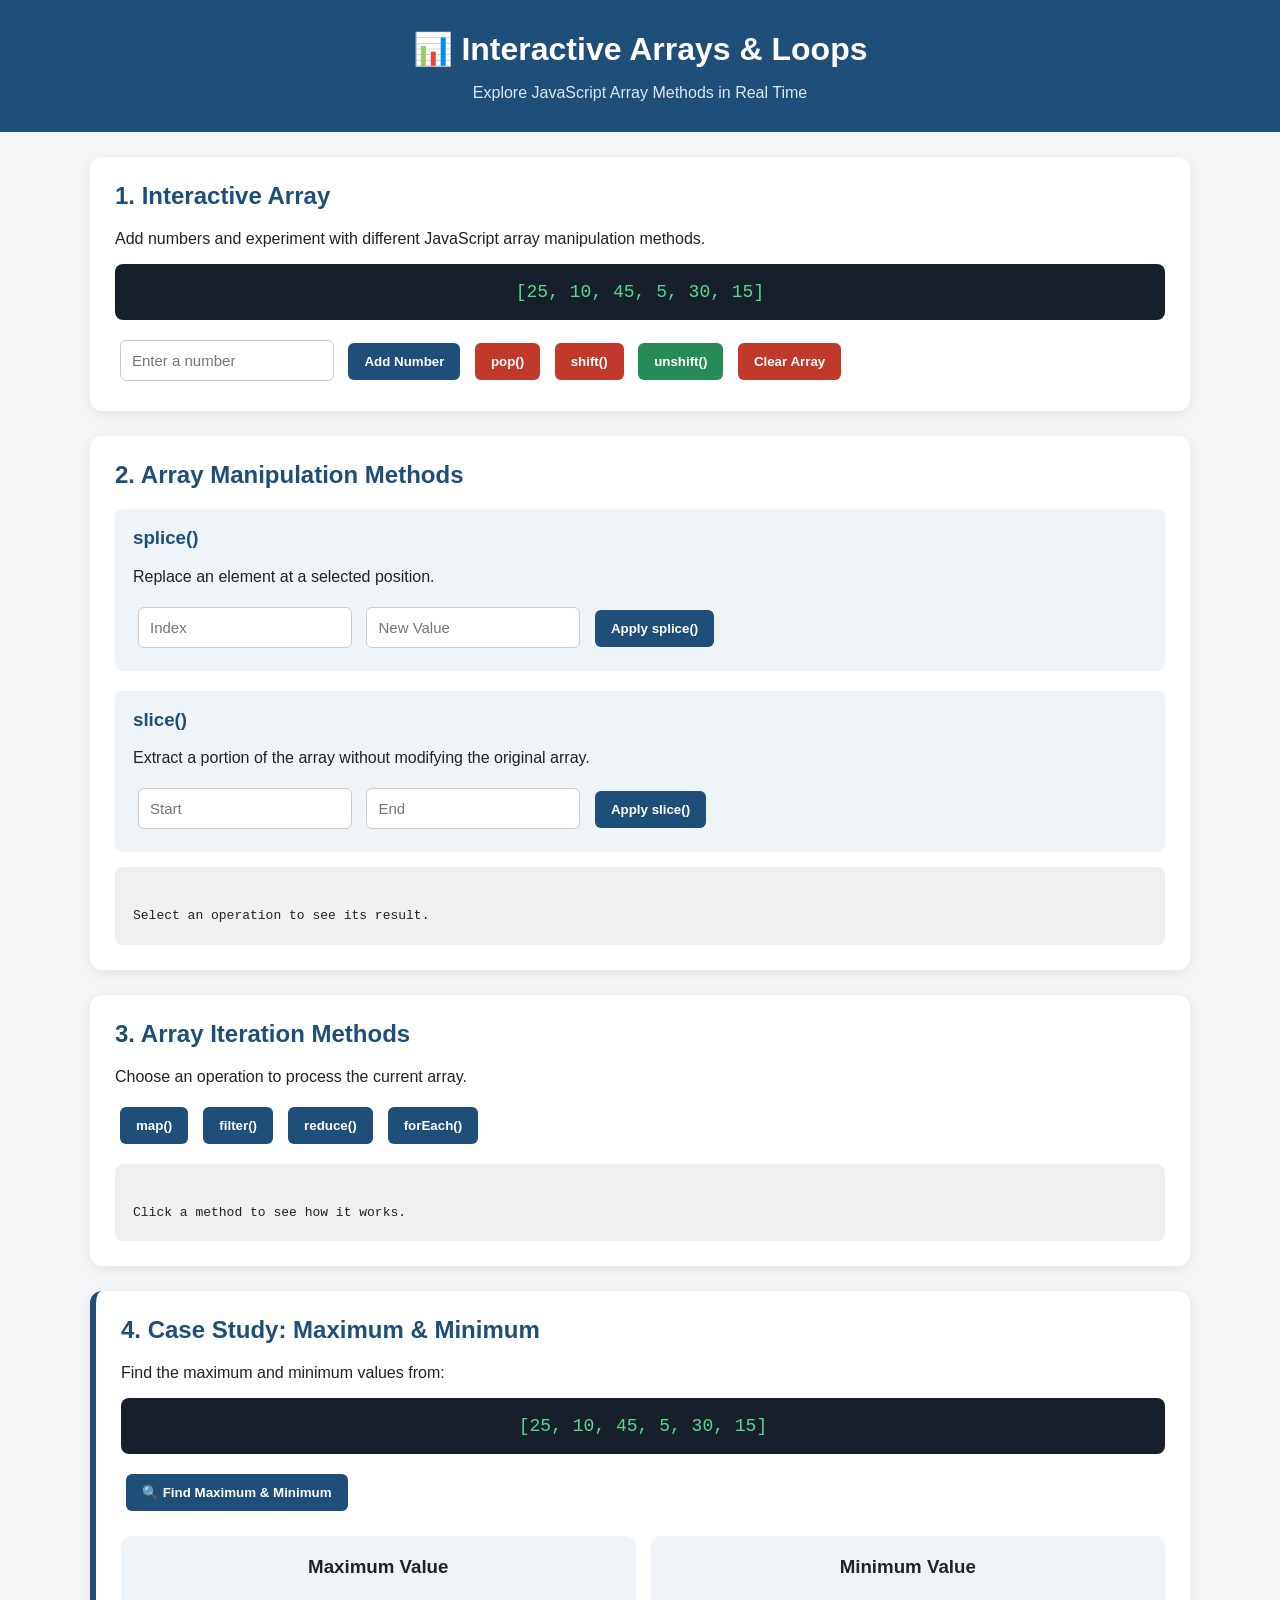
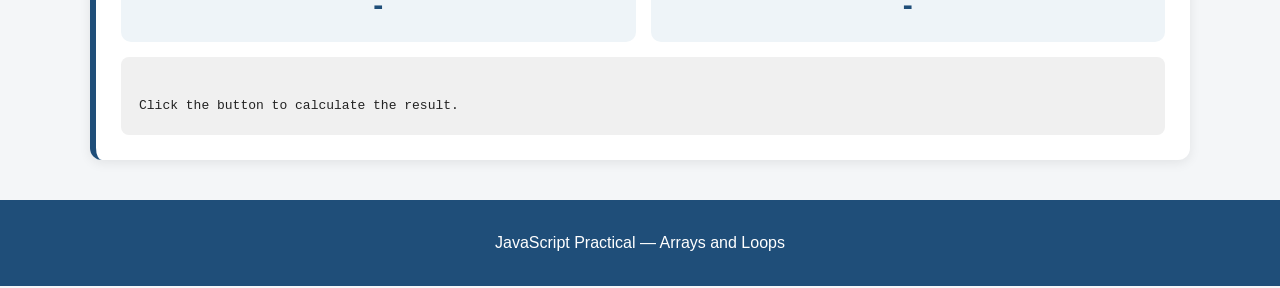
<file: js_204/casestudy/Case Study 5/index.html>
<!DOCTYPE html>
<html lang="en">
<head>
    <meta charset="UTF-8">
    <meta name="viewport" content="width=device-width, initial-scale=1.0">
    <title>Interactive Arrays & Loops</title>
    <link rel="stylesheet" href="style.css">
</head>
<body>
    <header>
        <h1>📊 Interactive Arrays & Loops</h1>
        <p>Explore JavaScript Array Methods in Real Time</p>
    </header>
    <main class="container">
        <section class="section">
            <h2>1. Interactive Array</h2>
            <p>
                Add numbers and experiment with different
                JavaScript array manipulation methods.
            </p>
            <div id="mainArray" class="array-display"></div>
            <input
                type="number"
                id="numberInput"
                placeholder="Enter a number"
            >
            <button onclick="addNumber()">
                Add Number
            </button>
            <button onclick="removeLast()" class="danger">
                pop()
            </button>
            <button onclick="removeFirst()" class="danger">
                shift()
            </button>
            <button onclick="addBeginning()" class="green">
                unshift()
            </button>
            <button onclick="clearArray()" class="danger">
                Clear Array
            </button>
        </section>
        <section class="section">
            <h2>2. Array Manipulation Methods</h2>
            <div class="operation-box">
                <h3>splice()</h3>
                <p>
                    Replace an element at a selected position.
                </p>
                <input
                    type="number"
                    id="spliceIndex"
                    placeholder="Index"
                    min="0"
                >
                <input
                    type="number"
                    id="spliceValue"
                    placeholder="New Value"
                >
                <button onclick="spliceArray()">
                    Apply splice()
                </button>
            </div>
            <div class="operation-box">
                <h3>slice()</h3>
                <p>
                    Extract a portion of the array without
                    modifying the original array.
                </p>
                <input
                    type="number"
                    id="sliceStart"
                    placeholder="Start"
                    min="0"
                >
                <input
                    type="number"
                    id="sliceEnd"
                    placeholder="End"
                    min="0"
                >
                <button onclick="sliceArray()">
                    Apply slice()
                </button>
            </div>
            <div id="manipulationOutput" class="output">
                Select an operation to see its result.
            </div>
        </section>
        <section class="section">
            <h2>3. Array Iteration Methods</h2>
            <p>
                Choose an operation to process the current array.
            </p>
            <div class="method-buttons">
                <button onclick="runMap()">
                    map()
                </button>
                <button onclick="runFilter()">
                    filter()
                </button>
                <button onclick="runReduce()">
                    reduce()
                </button>
                <button onclick="runForEach()">
                    forEach()
                </button>
            </div>
            <div id="iterationOutput" class="output">
                Click a method to see how it works.
            </div>
        </section>
        <section class="section case-study">
            <h2>4. Case Study: Maximum & Minimum</h2>
            <p>
                Find the maximum and minimum values from:
            </p>
            <div class="array-display">
                [25, 10, 45, 5, 30, 15]
            </div>
            <button onclick="runCaseStudy()">
                🔍 Find Maximum & Minimum
            </button>
            <div class="result-grid">
                <div class="result-card">
                    <h3>Maximum Value</h3>
                    <strong id="maximum">-</strong>
                </div>
                <div class="result-card">
                    <h3>Minimum Value</h3>
                    <strong id="minimum">-</strong>
                </div>
            </div>
            <div id="caseStudyOutput" class="output">
                Click the button to calculate the result.
            </div>
        </section>
    </main>
    <footer>
        <p>
            JavaScript Practical — Arrays and Loops
        </p>
    </footer>
    <script src="script.js"></script>
</body>
</html>
</file>
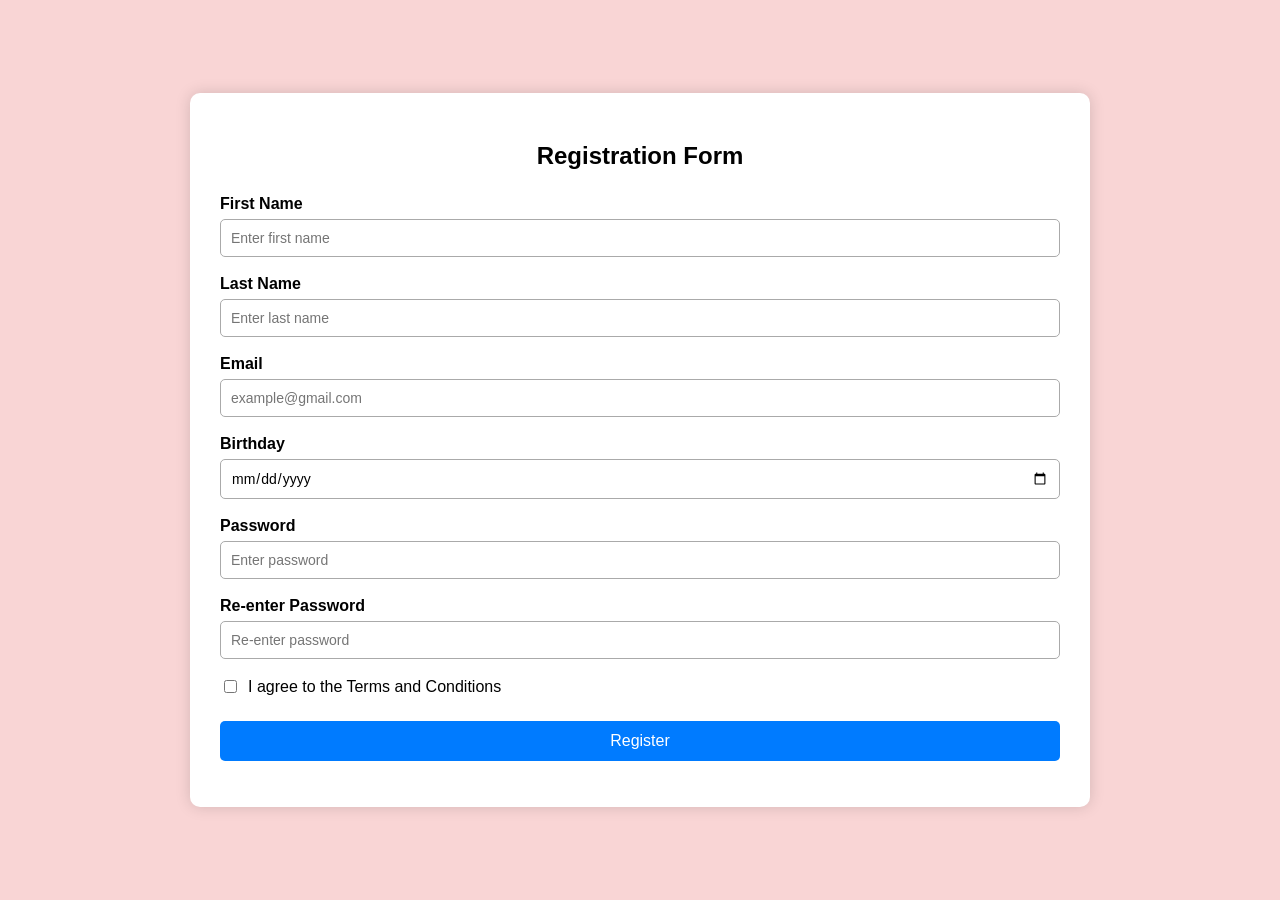
<file: js_204/casestudy/Case Study 7/index.html>
<!DOCTYPE html>
<html lang="en">
<head>
    <meta charset="UTF-8">
    <meta name="viewport" content="width=device-width, initial-scale=1.0">
    <title>Registration Form</title>
    <link rel="stylesheet" href="style.css">
</head>
<body>
    <div class="form-container">
        <h2>Registration Form</h2>
        <form id="registrationForm">
            <div class="form-group">
                <label for="firstName">First Name</label>
                <input type="text" id="firstName" placeholder="Enter first name">
                <span class="error" id="firstNameError"></span>
            </div>
            <div class="form-group">
                <label for="lastName">Last Name</label>
                <input type="text" id="lastName" placeholder="Enter last name">
                <span class="error" id="lastNameError"></span>
            </div>
            <div class="form-group">
                <label for="email">Email</label>
                <input type="text" id="email" placeholder="example@gmail.com">
                <span class="error" id="emailError"></span>
            </div>
            <div class="form-group">
                <label for="birthday">Birthday</label>
                <input type="date" id="birthday">
                <span class="error" id="birthdayError"></span>
            </div>
            <div class="form-group">
                <label for="password">Password</label>
                <input type="password" id="password" placeholder="Enter password">
                <span class="error" id="passwordError"></span>
            </div>
            <div class="form-group">
                <label for="rePassword">Re-enter Password</label>
                <input type="password" id="rePassword" placeholder="Re-enter password">
                <span class="error" id="rePasswordError"></span>
            </div>
            <div class="terms">
                <input type="checkbox" id="terms">
                <label for="terms">
                    I agree to the Terms and Conditions
                </label>
            </div>
            <span class="error" id="termsError"></span>
            <button type="submit">Register</button>
            <p id="successMessage"></p>
        </form>
    </div>
    <script src="script.js"></script>
</body>
</html>
</file>
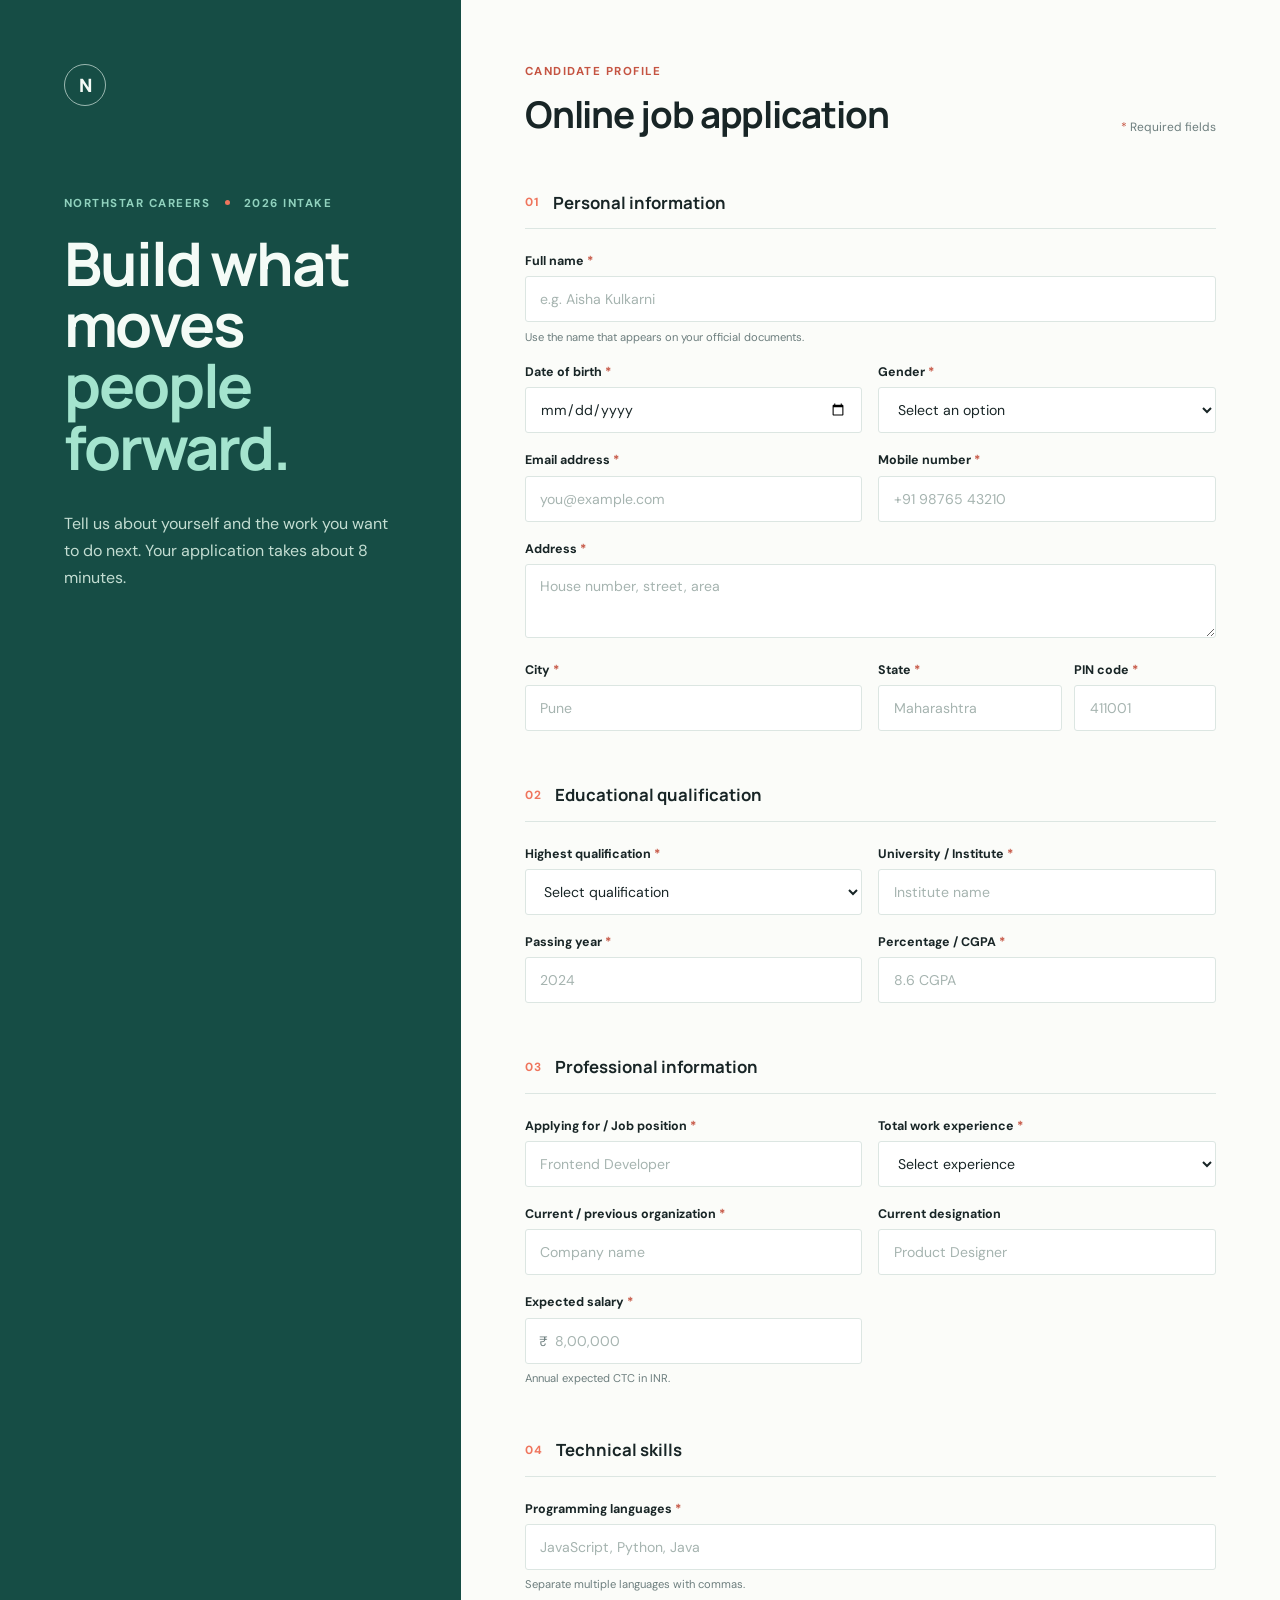
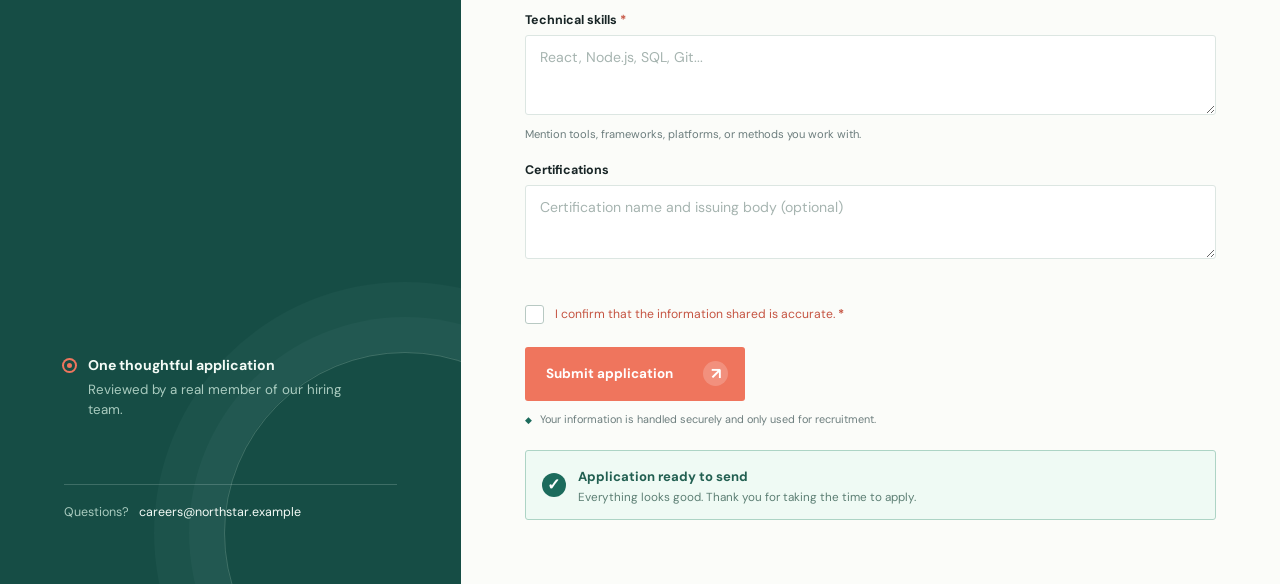
<file: js_204/casestudy/Case Study 8/index.html>
<!DOCTYPE html>
<html lang="en">
<head>
  <meta charset="UTF-8">
  <meta name="viewport" content="width=device-width, initial-scale=1.0">
  <meta name="description" content="Online job application form with live input validation.">
  <title>Apply | Northstar Careers</title>
  <link rel="preconnect" href="https://fonts.googleapis.com">
  <link rel="preconnect" href="https://fonts.gstatic.com" crossorigin>
  <link href="https://fonts.googleapis.com/css2?family=DM+Sans:wght@400;500;600;700&family=Manrope:wght@600;700;800&display=swap" rel="stylesheet">
  <link rel="stylesheet" href="styles.css">
  <script defer src="script.js"></script>
</head>
<body>
  <main class="page-shell">
    <section class="intro-panel" aria-labelledby="page-title">
      <div class="brand-mark" aria-hidden="true">N</div>
      <p class="eyebrow">Northstar Careers <span></span> 2026 intake</p>
      <h1 id="page-title">Build what moves<br><em>people forward.</em></h1>
      <p class="intro-copy">Tell us about yourself and the work you want to do next. Your application takes about 8 minutes.</p>
      <div class="process-note">
        <span class="process-dot"></span>
        <div>
          <strong>One thoughtful application</strong>
          <small>Reviewed by a real member of our hiring team.</small>
        </div>
      </div>
      <div class="intro-footer">
        <span>Questions?</span>
        <a href="mailto:careers@northstar.example">careers@northstar.example</a>
      </div>
    </section>

    <section class="form-panel" aria-labelledby="form-title">
      <div class="form-heading">
        <div>
          <p class="section-kicker">Candidate profile</p>
          <h2 id="form-title">Online job application</h2>
        </div>
        <p class="required-note"><span>*</span> Required fields</p>
      </div>

      <form id="applicationForm" novalidate>
        <fieldset>
          <legend><span class="legend-number">01</span> Personal information</legend>
          <div class="form-grid two-columns">
            <div class="field wide-field">
              <label for="fullName">Full name <span>*</span></label>
              <input id="fullName" name="fullName" type="text" autocomplete="name" placeholder="e.g. Aisha Kulkarni" required minlength="2">
              <p class="field-hint">Use the name that appears on your official documents.</p>
              <p class="error-message" id="fullNameError" aria-live="polite"></p>
            </div>
            <div class="field">
              <label for="dateOfBirth">Date of birth <span>*</span></label>
              <input id="dateOfBirth" name="dateOfBirth" type="date" autocomplete="bday" required>
              <p class="error-message" id="dateOfBirthError" aria-live="polite"></p>
            </div>
            <div class="field">
              <label for="gender">Gender <span>*</span></label>
              <select id="gender" name="gender" required>
                <option value="">Select an option</option>
                <option>Female</option>
                <option>Male</option>
                <option>Non-binary</option>
                <option>Prefer not to say</option>
              </select>
              <p class="error-message" id="genderError" aria-live="polite"></p>
            </div>
            <div class="field">
              <label for="email">Email address <span>*</span></label>
              <input id="email" name="email" type="email" autocomplete="email" placeholder="you@example.com" required>
              <p class="error-message" id="emailError" aria-live="polite"></p>
            </div>
            <div class="field">
              <label for="mobile">Mobile number <span>*</span></label>
              <input id="mobile" name="mobile" type="tel" autocomplete="tel" inputmode="tel" placeholder="+91 98765 43210" required>
              <p class="error-message" id="mobileError" aria-live="polite"></p>
            </div>
            <div class="field wide-field">
              <label for="address">Address <span>*</span></label>
              <textarea id="address" name="address" autocomplete="street-address" rows="2" placeholder="House number, street, area" required minlength="8"></textarea>
              <p class="error-message" id="addressError" aria-live="polite"></p>
            </div>
            <div class="field">
              <label for="city">City <span>*</span></label>
              <input id="city" name="city" type="text" autocomplete="address-level2" placeholder="Pune" required>
              <p class="error-message" id="cityError" aria-live="polite"></p>
            </div>
            <div class="field compact-fields">
              <div>
                <label for="state">State <span>*</span></label>
                <input id="state" name="state" type="text" autocomplete="address-level1" placeholder="Maharashtra" required>
                <p class="error-message" id="stateError" aria-live="polite"></p>
              </div>
              <div>
                <label for="pinCode">PIN code <span>*</span></label>
                <input id="pinCode" name="pinCode" type="text" autocomplete="postal-code" inputmode="numeric" placeholder="411001" required>
                <p class="error-message" id="pinCodeError" aria-live="polite"></p>
              </div>
            </div>
          </div>
        </fieldset>

        <fieldset>
          <legend><span class="legend-number">02</span> Educational qualification</legend>
          <div class="form-grid two-columns">
            <div class="field">
              <label for="qualification">Highest qualification <span>*</span></label>
              <select id="qualification" name="qualification" required>
                <option value="">Select qualification</option>
                <option>Higher secondary</option>
                <option>Diploma</option>
                <option>Bachelor's degree</option>
                <option>Master's degree</option>
                <option>Doctorate</option>
                <option>Other</option>
              </select>
              <p class="error-message" id="qualificationError" aria-live="polite"></p>
            </div>
            <div class="field">
              <label for="institute">University / Institute <span>*</span></label>
              <input id="institute" name="institute" type="text" placeholder="Institute name" required minlength="2">
              <p class="error-message" id="instituteError" aria-live="polite"></p>
            </div>
            <div class="field">
              <label for="passingYear">Passing year <span>*</span></label>
              <input id="passingYear" name="passingYear" type="number" inputmode="numeric" placeholder="2024" required>
              <p class="error-message" id="passingYearError" aria-live="polite"></p>
            </div>
            <div class="field">
              <label for="score">Percentage / CGPA <span>*</span></label>
              <input id="score" name="score" type="text" inputmode="decimal" placeholder="8.6 CGPA" required>
              <p class="error-message" id="scoreError" aria-live="polite"></p>
            </div>
          </div>
        </fieldset>

        <fieldset>
          <legend><span class="legend-number">03</span> Professional information</legend>
          <div class="form-grid two-columns">
            <div class="field">
              <label for="jobPosition">Applying for / Job position <span>*</span></label>
              <input id="jobPosition" name="jobPosition" type="text" placeholder="Frontend Developer" required minlength="2">
              <p class="error-message" id="jobPositionError" aria-live="polite"></p>
            </div>
            <div class="field">
              <label for="experience">Total work experience <span>*</span></label>
              <select id="experience" name="experience" required>
                <option value="">Select experience</option>
                <option>Fresher</option>
                <option>Less than 1 year</option>
                <option>1–3 years</option>
                <option>3–5 years</option>
                <option>5–8 years</option>
                <option>8+ years</option>
              </select>
              <p class="error-message" id="experienceError" aria-live="polite"></p>
            </div>
            <div class="field">
              <label for="organization">Current / previous organization <span>*</span></label>
              <input id="organization" name="organization" type="text" placeholder="Company name" required minlength="2">
              <p class="error-message" id="organizationError" aria-live="polite"></p>
            </div>
            <div class="field">
              <label for="designation">Current designation</label>
              <input id="designation" name="designation" type="text" placeholder="Product Designer">
              <p class="error-message" id="designationError" aria-live="polite"></p>
            </div>
            <div class="field">
              <label for="salary">Expected salary <span>*</span></label>
              <div class="input-with-prefix"><span>₹</span><input id="salary" name="salary" type="number" min="0" step="1000" inputmode="numeric" placeholder="8,00,000" required></div>
              <p class="field-hint">Annual expected CTC in INR.</p>
              <p class="error-message" id="salaryError" aria-live="polite"></p>
            </div>
          </div>
        </fieldset>

        <fieldset>
          <legend><span class="legend-number">04</span> Technical skills</legend>
          <div class="form-grid two-columns">
            <div class="field wide-field">
              <label for="languages">Programming languages <span>*</span></label>
              <input id="languages" name="languages" type="text" placeholder="JavaScript, Python, Java" required minlength="2">
              <p class="field-hint">Separate multiple languages with commas.</p>
              <p class="error-message" id="languagesError" aria-live="polite"></p>
            </div>
            <div class="field wide-field">
              <label for="technicalSkills">Technical skills <span>*</span></label>
              <textarea id="technicalSkills" name="technicalSkills" rows="3" placeholder="React, Node.js, SQL, Git..." required minlength="2"></textarea>
              <p class="field-hint">Mention tools, frameworks, platforms, or methods you work with.</p>
              <p class="error-message" id="technicalSkillsError" aria-live="polite"></p>
            </div>
            <div class="field wide-field">
              <label for="certifications">Certifications</label>
              <textarea id="certifications" name="certifications" rows="2" placeholder="Certification name and issuing body (optional)"></textarea>
              <p class="error-message" id="certificationsError" aria-live="polite"></p>
            </div>
          </div>
        </fieldset>

        <div class="form-actions">
          <label class="consent-check"><input id="consent" name="consent" type="checkbox" required><span class="custom-check" aria-hidden="true"></span><span>I confirm that the information shared is accurate. <b>*</b></span></label>
          <p class="error-message consent-error" id="consentError" aria-live="polite"></p>
          <button type="submit"><span>Submit application</span><span class="button-arrow" aria-hidden="true">↗</span></button>
          <p class="secure-note"><span aria-hidden="true">◆</span> Your information is handled securely and only used for recruitment.</p>
        </div>
        <div class="success-message" id="successMessage" role="status" aria-live="polite" hidden>
          <span class="success-icon" aria-hidden="true">✓</span>
          <div><strong>Application ready to send</strong><p>Everything looks good. Thank you for taking the time to apply.</p></div>
        </div>
      </form>
    </section>
  </main>
</body>
</html>
</file>
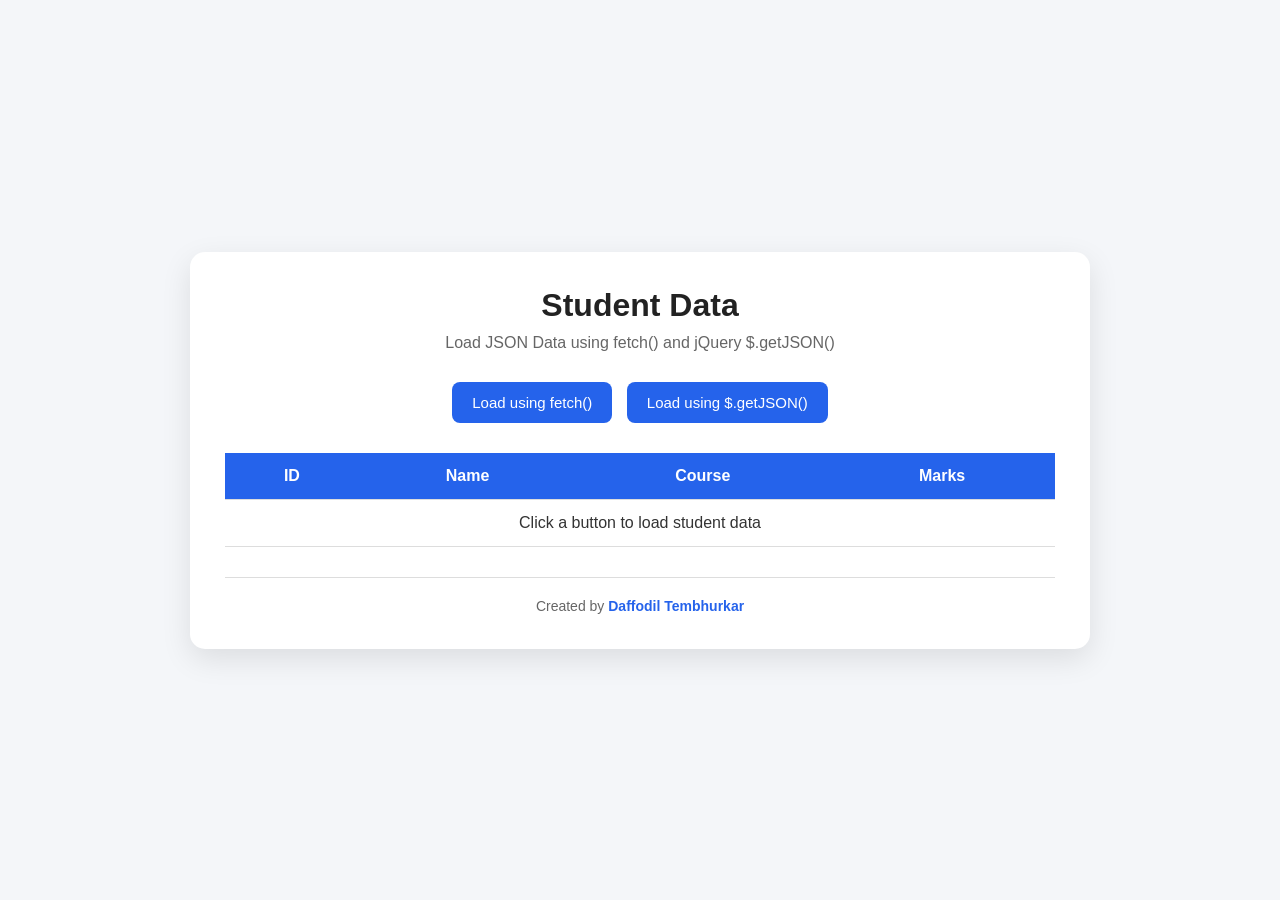
<file: js_204/experiment/cs1/Experiment No.10/index.html>
<!DOCTYPE html>
<html lang="en">

<head>
    <meta charset="UTF-8">
    <meta name="viewport" content="width=device-width, initial-scale=1.0">

    <title>JSON Data Loader - Daffofil Tembhurkar</title>

    <link rel="stylesheet" href="style.css">

    <script src="https://code.jquery.com/jquery-3.7.1.min.js"></script>
</head>

<body>

    <div class="container">

        <h1>Student Data</h1>

        <p class="subtitle">
            Load JSON Data using fetch() and jQuery $.getJSON()
        </p>

        <div class="buttons">

            <button onclick="loadUsingFetch()">
                Load using fetch()
            </button>

            <button onclick="loadUsingJQuery()">
                Load using $.getJSON()
            </button>

        </div>

        <div class="table-container">

            <table>

                <thead>
                    <tr>
                        <th>ID</th>
                        <th>Name</th>
                        <th>Course</th>
                        <th>Marks</th>
                    </tr>
                </thead>

                <tbody id="tableBody">
                    <tr>
                        <td colspan="4">
                            Click a button to load student data
                        </td>
                    </tr>
                </tbody>

            </table>

        </div>

        <footer>
            Created by <strong>Daffodil Tembhurkar</strong>
        </footer>

    </div>

    <script src="script.js"></script>

</body>

</html>
</file>
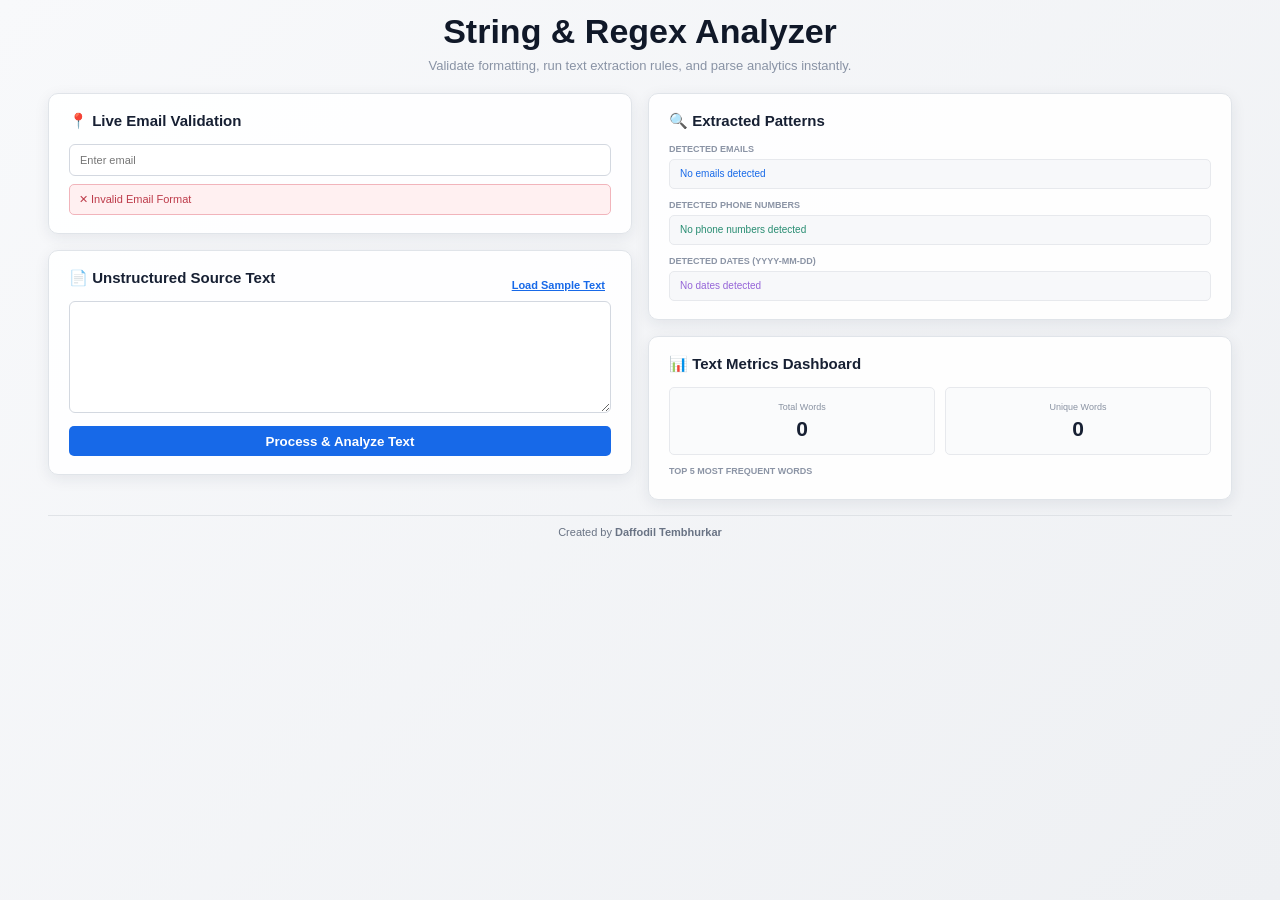
<file: js_204/experiment/cs1/Experiment No.6/index.html>
<!DOCTYPE html>
<html lang="en">
<head>
    <meta charset="UTF-8">
    <meta name="viewport" content="width=device-width, initial-scale=1.0">
    <title>String & Regex Analyzer</title>
    <link rel="stylesheet" href="style.css">
</head>
<body>

<div class="container">

    <header>
        <h1>String &amp; Regex Analyzer</h1>
        <p>Validate formatting, run text extraction rules, and parse analytics instantly.</p>
    </header>

    <div class="dashboard">

        <div class="left-column">

            <section class="card">
                <h2>📍 Live Email Validation</h2>

                <input
                    id="emailInput"
                    type="text"
                    value=""
                    placeholder="Enter email"
                >

                <div id="emailStatus" class="status valid">
                    ✓ Structured Valid Email Format
                </div>
            </section>

            <section class="card source-card">

                <div class="section-title">
                    <h2>📄 Unstructured Source Text</h2>
                    <button id="sampleBtn" class="link-button">
                        Load Sample Text
                    </button>
                </div>

                <textarea id="sourceText"></textarea>

                <button id="processBtn" class="process-button">
                    Process &amp; Analyze Text
                </button>

            </section>

        </div>

        <div class="right-column">

            <section class="card extracted-card">
                <h2>🔍 Extracted Patterns</h2>

                <label>DETECTED EMAILS</label>
                <div id="emails" class="result-box emails">—</div>

                <label>DETECTED PHONE NUMBERS</label>
                <div id="phones" class="result-box phones">—</div>

                <label>DETECTED DATES (YYYY-MM-DD)</label>
                <div id="dates" class="result-box dates">—</div>
            </section>

            <section class="card metrics-card">
                <h2>📊 Text Metrics Dashboard</h2>

                <div class="metrics">

                    <div class="metric">
                        <span>Total Words</span>
                        <strong id="totalWords">0</strong>
                    </div>

                    <div class="metric">
                        <span>Unique Words</span>
                        <strong id="uniqueWords">0</strong>
                    </div>

                </div>

                <label>TOP 5 MOST FREQUENT WORDS</label>
                <div id="frequencyList" class="frequency-list"></div>

            </section>

        </div>

    </div>

    <footer>
        Created by <strong>Daffodil Tembhurkar</strong>
    </footer>

</div>

<script src="script.js"></script>
</body>
</html>
</file>
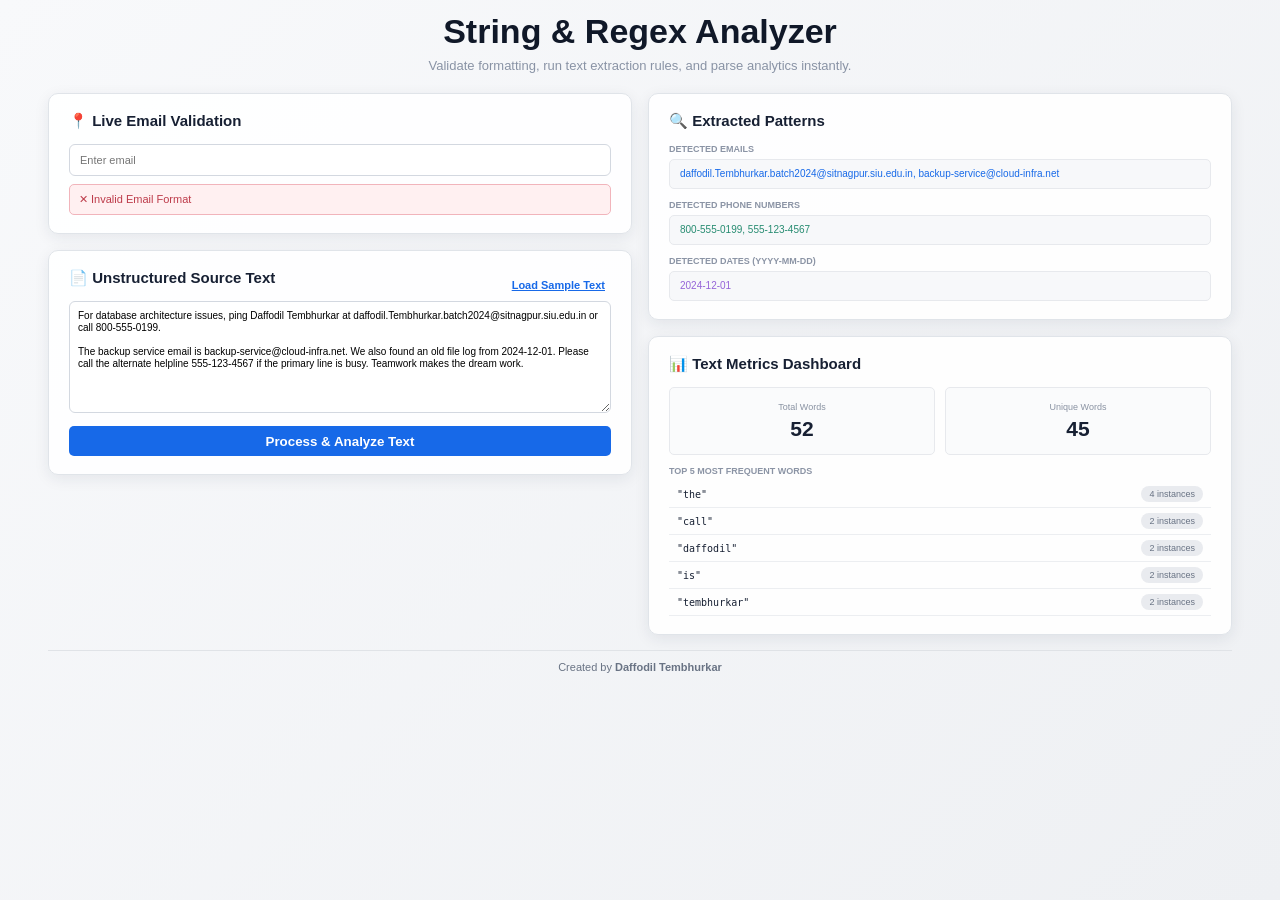
<file: js_204/experiment/cs1/Experiment No.7/index.html>
<!DOCTYPE html>
<html lang="en">
<head>
    <meta charset="UTF-8">
    <meta name="viewport" content="width=device-width, initial-scale=1.0">
    <title>String & Regex Analyzer</title>
    <link rel="stylesheet" href="style.css">
</head>
<body>

<div class="container">

    <header>
        <h1>String &amp; Regex Analyzer</h1>
        <p>Validate formatting, run text extraction rules, and parse analytics instantly.</p>
    </header>

    <div class="dashboard">

        <div class="left-column">

            <section class="card">
                <h2>📍 Live Email Validation</h2>

                <input
                    id="emailInput"
                    type="text"
                    value=""
                    placeholder="Enter email"
                >

                <div id="emailStatus" class="status valid">
                    ✓ Structured Valid Email Format
                </div>
            </section>

            <section class="card source-card">

                <div class="section-title">
                    <h2>📄 Unstructured Source Text</h2>
                    <button id="sampleBtn" class="link-button">
                        Load Sample Text
                    </button>
                </div>

                <textarea id="sourceText">For database architecture issues, ping Daffodil Tembhurkar at daffodil.Tembhurkar.batch2024@sitnagpur.siu.edu.in or call 800-555-0199.

The backup service email is backup-service@cloud-infra.net. We also found an old file log from 2024-12-01. Please call the alternate helpline 555-123-4567 if the primary line is busy. Teamwork makes the dream work.</textarea>

                <button id="processBtn" class="process-button">
                    Process &amp; Analyze Text
                </button>

            </section>

        </div>

        <div class="right-column">

            <section class="card extracted-card">
                <h2>🔍 Extracted Patterns</h2>

                <label>DETECTED EMAILS</label>
                <div id="emails" class="result-box emails">—</div>

                <label>DETECTED PHONE NUMBERS</label>
                <div id="phones" class="result-box phones">—</div>

                <label>DETECTED DATES (YYYY-MM-DD)</label>
                <div id="dates" class="result-box dates">—</div>
            </section>

            <section class="card metrics-card">
                <h2>📊 Text Metrics Dashboard</h2>

                <div class="metrics">

                    <div class="metric">
                        <span>Total Words</span>
                        <strong id="totalWords">0</strong>
                    </div>

                    <div class="metric">
                        <span>Unique Words</span>
                        <strong id="uniqueWords">0</strong>
                    </div>

                </div>

                <label>TOP 5 MOST FREQUENT WORDS</label>
                <div id="frequencyList" class="frequency-list"></div>

            </section>

        </div>

    </div>

    <footer>
        Created by <strong>Daffodil Tembhurkar</strong>
    </footer>

</div>

<script src="script.js"></script>
</body>
</html>
</file>
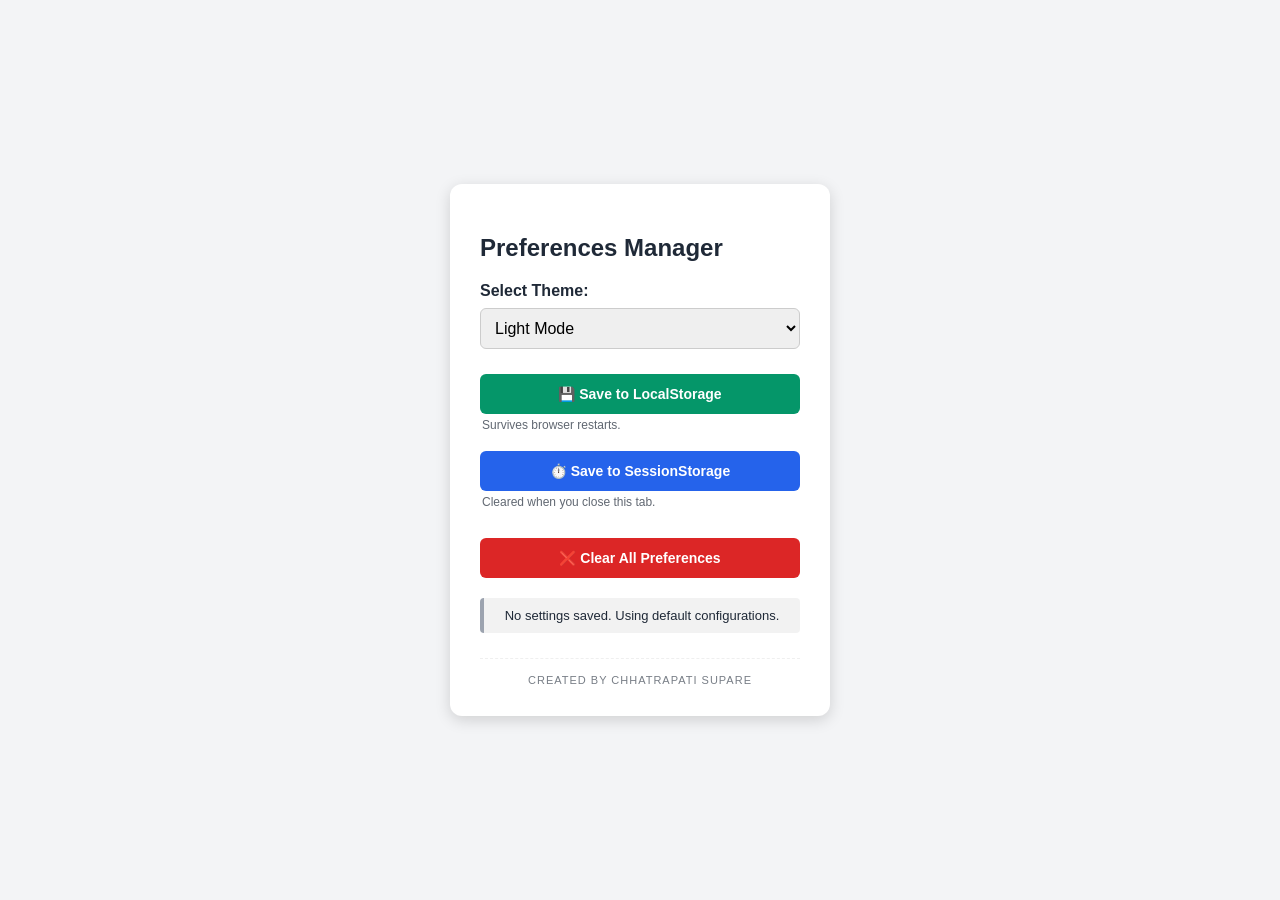
<file: js_204/experiment/cs1/Experiment No.9/index.html>
<!DOCTYPE html>
<html lang="en">
<head>
    <meta charset="UTF-8">
    <meta name="viewport" content="width=device-width, initial-scale=1.0">
    <title>Dynamic Preference Storage</title>
    <link rel="stylesheet" href="style.css">
</head>
<body class="theme-light">

    <div class="settings-card">
        <h2>Preferences Manager</h2>
        
        <!-- Theme Selection Element -->
        <div class="setting-group">
            <label for="themeSelect">Select Theme:</label>
            <select id="themeSelect">
                <option value="theme-light">Light Mode</option>
                <option value="theme-dark">Dark Mode</option>
                <option value="theme-blue">Ocean Blue</option>
            </select>
        </div>

        <!-- Storage Action Controls -->
        <div class="actions-container">
            <button id="saveLocalBtn" class="btn btn-local">
                💾 Save to LocalStorage
            </button>
            <p class="desc-text">Survives browser restarts.</p>

            <button id="saveSessionBtn" class="btn btn-session">
                ⏱️ Save to SessionStorage
            </button>
            <p class="desc-text">Cleared when you close this tab.</p>

            <button id="clearPrefsBtn" class="btn btn-clear">
                ❌ Clear All Preferences
            </button>
        </div>
        
        <!-- Status log to trace internal actions -->
        <div id="statusLog" class="status-box">No actions logged yet.</div>

        <!-- Author Signature -->
        <div class="signature">Created by Chhatrapati Supare</div>
    </div>

    <script src="script.js"></script>
</body>
</html>
</file>
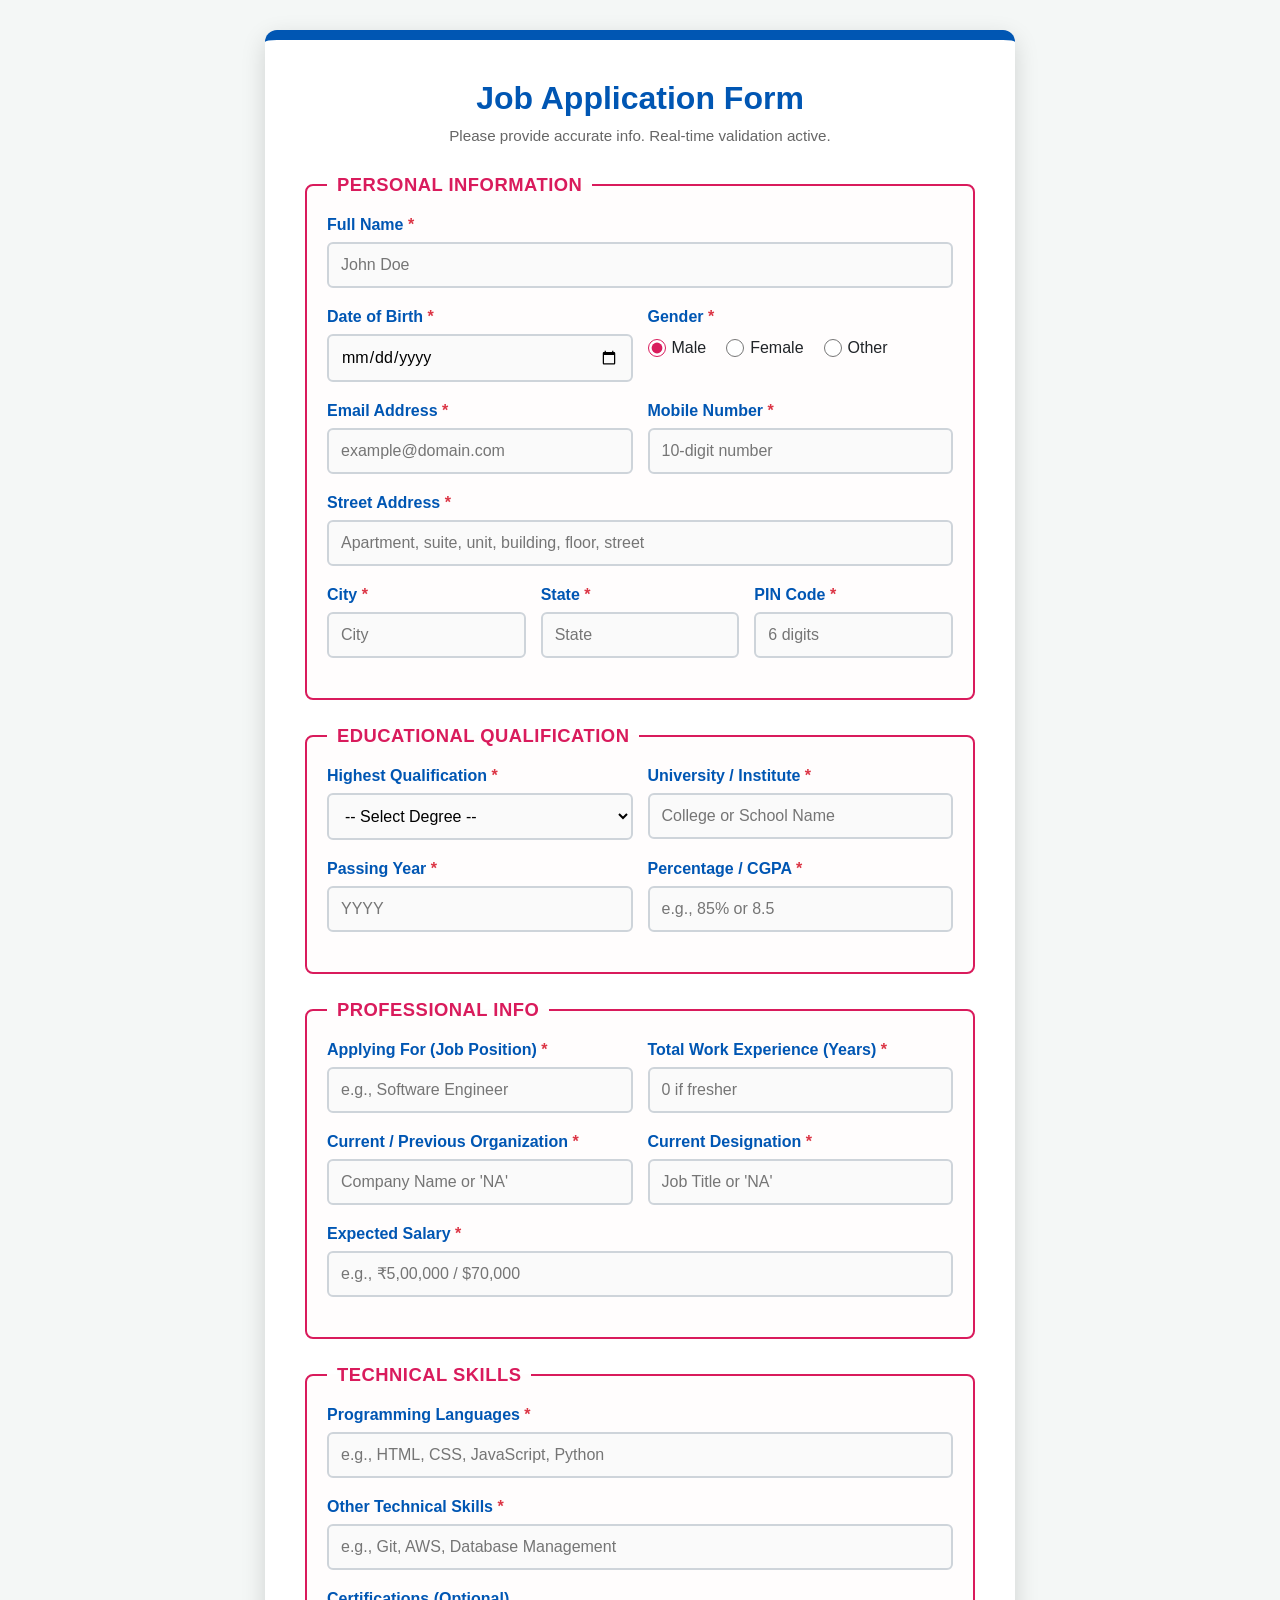
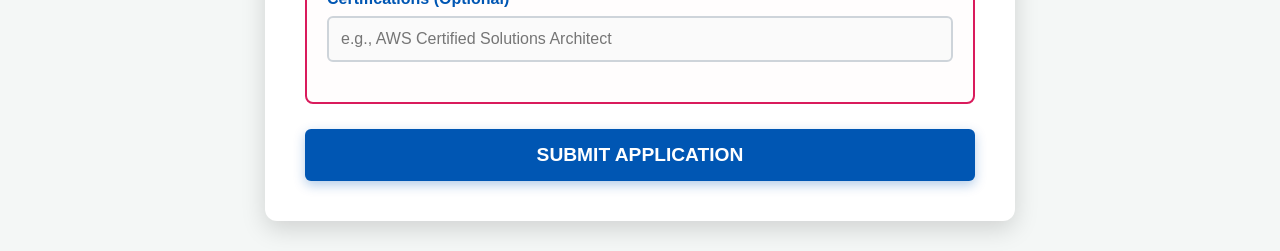
<file: js_204/casestudy/job_application_form (1).html>
<!DOCTYPE html>
<html lang="en">
<head>
    <meta charset="UTF-8">
    <meta name="viewport" content="width=device-width, initial-scale=1.0">
    <title>Online Job Application Form</title>
    <style>
        :root {
            --primary-color: #0056b3;
            --accent-color: #d91b5c;
            --success-color: #198754;
            --error-color: #dc3545;
            --bg-color: #f4f7f6;
            --card-bg: #ffffff;
            --text-color: #212529;
            --border-color: #ced4da;
        }

        * {
            box-sizing: border-box;
            margin: 0;
            padding: 0;
            font-family: 'Segoe UI', Tahoma, Geneva, Verdana, sans-serif;
        }

        body {
            background-color: var(--bg-color);
            color: var(--text-color);
            padding: 30px 15px;
            display: flex;
            justify-content: center;
            align-items: center;
        }

        .form-container {
            background-color: var(--card-bg);
            max-width: 750px;
            width: 100%;
            padding: 40px;
            border-radius: 12px;
            box-shadow: 0 8px 24px rgba(0, 0, 0, 0.15);
            border-top: 10px solid var(--primary-color);
        }

        h1 {
            color: var(--primary-color);
            margin-bottom: 10px;
            text-align: center;
            font-size: 2rem;
        }

        .subtitle {
            text-align: center;
            color: #666;
            margin-bottom: 30px;
            font-size: 0.95rem;
        }

        fieldset {
            border: 2px solid var(--accent-color);
            border-radius: 8px;
            padding: 20px;
            margin-bottom: 25px;
            background-color: #fffdfd;
        }

        legend {
            color: var(--accent-color);
            font-weight: bold;
            font-size: 1.15rem;
            padding: 0 10px;
            text-transform: uppercase;
            letter-spacing: 0.5px;
        }

        .form-group {
            margin-bottom: 20px;
            position: relative;
        }

        .form-row {
            display: flex;
            gap: 15px;
        }

        .form-row .form-group {
            flex: 1;
        }

        label {
            display: block;
            margin-bottom: 8px;
            font-weight: 600;
            color: var(--primary-color);
        }

        label.required::after {
            content: " *";
            color: var(--error-color);
        }

        input[type="text"],
        input[type="email"],
        input[type="date"],
        input[type="number"],
        select {
            width: 100%;
            padding: 12px;
            border: 2px solid var(--border-color);
            border-radius: 6px;
            font-size: 1rem;
            transition: all 0.3s ease;
            outline: none;
            background-color: #fafafa;
        }

        input:focus, select:focus {
            border-color: var(--primary-color);
            box-shadow: 0 0 5px rgba(0, 86, 179, 0.3);
            background-color: #fff;
        }

        /* Radio buttons styling */
        .radio-group {
            display: flex;
            gap: 20px;
            padding-top: 5px;
        }

        .radio-label {
            display: flex;
            align-items: center;
            gap: 6px;
            cursor: pointer;
            font-weight: normal;
            color: var(--text-color);
        }

        .radio-label input {
            width: 18px;
            height: 18px;
            accent-color: var(--accent-color);
        }

        /* Validation UI States */
        .form-group.success input,
        .form-group.success select {
            border-color: var(--success-color);
            background-color: #e8f5e9;
        }

        .form-group.error input,
        .form-group.error select {
            border-color: var(--error-color);
            background-color: #fffe0e0;
        }

        .error-message {
            color: var(--error-color);
            font-size: 0.85rem;
            font-weight: 600;
            margin-top: 5px;
            display: none;
        }

        .form-group.error .error-message {
            display: block;
        }

        /* Submit Button */
        button[type="submit"] {
            display: block;
            width: 100%;
            padding: 15px;
            background-color: var(--primary-color);
            color: #ffffff;
            border: none;
            border-radius: 6px;
            font-size: 1.2rem;
            font-weight: bold;
            cursor: pointer;
            transition: background-color 0.2s ease, transform 0.1s ease;
            text-transform: uppercase;
            box-shadow: 0 4px 12px rgba(0, 86, 179, 0.3);
        }

        button[type="submit"]:hover {
            background-color: #004085;
        }

        button[type="submit"]:active {
            transform: scale(0.99);
        }

        @media (max-width: 600px) {
            .form-row {
                flex-direction: column;
                gap: 0;
            }
            .form-container {
                padding: 20px;
            }
        }
    </style>
</head>
<body>

<div class="form-container">
    <h1>Job Application Form</h1>
    <p class="subtitle">Please provide accurate info. Real-time validation active.</p>

    <form id="jobAppForm" novalidate>
        
        <!-- Personal Information -->
        <fieldset>
            <legend>Personal Information</legend>
            
            <div class="form-group" data-validator="name">
                <label for="fullName" class="required">Full Name</label>
                <input type="text" id="fullName" placeholder="John Doe">
                <div class="error-message">Name must be at least 3 letters long.</div>
            </div>

            <div class="form-row">
                <div class="form-group" data-validator="dob">
                    <label for="dob" class="required">Date of Birth</label>
                    <input type="date" id="dob">
                    <div class="error-message">You must be at least 18 years old.</div>
                </div>

                <div class="form-group">
                    <label class="required">Gender</label>
                    <div class="radio-group">
                        <label class="radio-label"><input type="radio" name="gender" value="Male" checked> Male</label>
                        <label class="radio-label"><input type="radio" name="gender" value="Female"> Female</label>
                        <label class="radio-label"><input type="radio" name="gender" value="Other"> Other</label>
                    </div>
                </div>
            </div>

            <div class="form-row">
                <div class="form-group" data-validator="email">
                    <label for="email" class="required">Email Address</label>
                    <input type="email" id="email" placeholder="example@domain.com">
                    <div class="error-message">Please enter a valid email address.</div>
                </div>

                <div class="form-group" data-validator="mobile">
                    <label for="mobile" class="required">Mobile Number</label>
                    <input type="text" id="mobile" placeholder="10-digit number" maxlength="10">
                    <div class="error-message">Enter a valid 10-digit mobile number.</div>
                </div>
            </div>

            <div class="form-group" data-validator="required">
                <label for="streetAddress" class="required">Street Address</label>
                <input type="text" id="streetAddress" placeholder="Apartment, suite, unit, building, floor, street">
                <div class="error-message">Street address cannot be left empty.</div>
            </div>

            <div class="form-row">
                <div class="form-group" data-validator="required">
                    <label for="city" class="required">City</label>
                    <input type="text" id="city" placeholder="City">
                    <div class="error-message">City is required.</div>
                </div>

                <div class="form-group" data-validator="required">
                    <label for="state" class="required">State</label>
                    <input type="text" id="state" placeholder="State">
                    <div class="error-message">State is required.</div>
                </div>

                <div class="form-group" data-validator="pin">
                    <label for="pinCode" class="required">PIN Code</label>
                    <input type="text" id="pinCode" placeholder="6 digits" maxlength="6">
                    <div class="error-message">Enter a valid 6-digit PIN code.</div>
                </div>
            </div>
        </fieldset>

        <!-- Educational Qualification -->
        <fieldset>
            <legend>Educational Qualification</legend>

            <div class="form-row">
                <div class="form-group" data-validator="select">
                    <label for="highestQual" class="required">Highest Qualification</label>
                    <select id="highestQual">
                        <option value="">-- Select Degree --</option>
                        <option value="High School">High School</option>
                        <option value="Diploma">Diploma</option>
                        <option value="Bachelors">Bachelor's Degree</option>
                        <option value="Masters">Master's Degree</option>
                        <option value="PhD">Ph.D. or Higher</option>
                    </select>
                    <div class="error-message">Please select your highest qualification.</div>
                </div>

                <div class="form-group" data-validator="required">
                    <label for="institute" class="required">University / Institute</label>
                    <input type="text" id="institute" placeholder="College or School Name">
                    <div class="error-message">Institute name is required.</div>
                </div>
            </div>

            <div class="form-row">
                <div class="form-group" data-validator="year">
                    <label for="passingYear" class="required">Passing Year</label>
                    <input type="number" id="passingYear" placeholder="YYYY" min="1970" max="2030">
                    <div class="error-message">Enter a year between 1970 and 2030.</div>
                </div>

                <div class="form-group" data-validator="grade">
                    <label for="percentage" class="required">Percentage / CGPA</label>
                    <input type="text" id="percentage" placeholder="e.g., 85% or 8.5">
                    <div class="error-message">Enter a valid percentage (0-100) or CGPA (0-10).</div>
                </div>
            </div>
        </fieldset>

        <!-- Professional Information -->
        <fieldset>
            <legend>Professional Info</legend>

            <div class="form-row">
                <div class="form-group" data-validator="required">
                    <label for="jobPosition" class="required">Applying For (Job Position)</label>
                    <input type="text" id="jobPosition" placeholder="e.g., Software Engineer">
                    <div class="error-message">Please enter the position you want to apply for.</div>
                </div>

                <div class="form-group" data-validator="exp">
                    <label for="experience" class="required">Total Work Experience (Years)</label>
                    <input type="number" id="experience" placeholder="0 if fresher" min="0" max="50" step="0.5">
                    <div class="error-message">Enter a valid number of years (0 to 50).</div>
                </div>
            </div>

            <div class="form-row">
                <div class="form-group" data-validator="required">
                    <label for="organization" class="required">Current / Previous Organization</label>
                    <input type="text" id="organization" placeholder="Company Name or 'NA'">
                    <div class="error-message">Organization name or 'NA' is required.</div>
                </div>

                <div class="form-group" data-validator="required">
                    <label for="designation" class="required">Current Designation</label>
                    <input type="text" id="designation" placeholder="Job Title or 'NA'">
                    <div class="error-message">Designation or 'NA' is required.</div>
                </div>
            </div>

            <div class="form-group" data-validator="required">
                <label for="salary" class="required">Expected Salary</label>
                <input type="text" id="salary" placeholder="e.g., ₹5,00,000 / $70,000">
                <div class="error-message">Expected salary is required.</div>
            </div>
        </fieldset>

        <!-- Technical Skills -->
        <fieldset>
            <legend>Technical Skills</legend>

            <div class="form-group" data-validator="required">
                <label for="progLanguages" class="required">Programming Languages</label>
                <input type="text" id="progLanguages" placeholder="e.g., HTML, CSS, JavaScript, Python">
                <div class="error-message">Please mention at least one programming language.</div>
            </div>

            <div class="form-group" data-validator="required">
                <label for="techSkills" class="required">Other Technical Skills</label>
                <input type="text" id="techSkills" placeholder="e.g., Git, AWS, Database Management">
                <div class="error-message">Please list your technical skills.</div>
            </div>

            <div class="form-group">
                <label for="certifications">Certifications (Optional)</label>
                <input type="text" id="certifications" placeholder="e.g., AWS Certified Solutions Architect">
            </div>
        </fieldset>

        <button type="submit">Submit Application</button>
    </form>
</div>

<script>
    document.addEventListener("DOMContentLoaded", () => {
        const form = document.getElementById("jobAppForm");
        
        // Define validation functions
        const validators = {
            name: (val) => val.trim().length >= 3,
            required: (val) => val.trim() !== "",
            select: (val) => val !== "",
            email: (val) => /^[^\s@]+@[^\s@]+\.[^\s@]+$/.test(val.trim()),
            mobile: (val) => /^\d{10}$/.test(val.trim()),
            pin: (val) => /^\d{6}$/.test(val.trim()),
            year: (val) => {
                const year = parseInt(val, 10);
                return !isNaN(year) && year >= 1970 && year <= 2030;
            },
            grade: (val) => {
                const num = parseFloat(val.replace('%', '').trim());
                if (isNaN(num)) return false;
                // Treat as CGPA (0 to 10) or Percentage (0 to 100)
                return (num >= 0 && num <= 10) || (num > 10 && num <= 100);
            },
            exp: (val) => {
                const exp = parseFloat(val);
                return !isNaN(exp) && exp >= 0 && exp <= 50;
            },
            dob: (val) => {
                if (!val) return false;
                const birthDate = new Date(val);
                const today = new Date();
                let age = today.getFullYear() - birthDate.getFullYear();
                const m = today.getMonth() - birthDate.getMonth();
                if (m < 0 || (m === 0 && today.getDate() < birthDate.getDate())) {
                    age--;
                }
                return age >= 18;
            }
        };

        // Function to validate a single field component element wrapper group
        function validateFieldGroup(group) {
            const type = group.getAttribute("data-validator");
            if (!type || !validators[type]) return true;

            const input = group.querySelector("input, select");
            if (!input) return true;

            const isValid = validators[type](input.value);
            
            if (isValid) {
                group.classList.remove("error");
                group.classList.add("success");
            } else {
                group.classList.remove("success");
                group.classList.add("error");
            }
            return isValid;
        }

        // Attach listeners for dynamic input checking (immediate validation)
        const validatedGroups = document.querySelectorAll("[data-validator]");
        validatedGroups.forEach(group => {
            const input = group.querySelector("input, select");
            
            // Validate on leaving the field
            input.addEventListener("blur", () => {
                validateFieldGroup(group);
            });

            // Re-validate instantly as they type if it already has an error or success status
            input.addEventListener("input", () => {
                if (group.classList.contains("error") || group.classList.contains("success")) {
                    validateFieldGroup(group);
                }
            });
        });

        // Intercept form submission
        form.addEventListener("submit", (e) => {
            e.preventDefault();
            let isFormValid = true;

            // Validate all fields
            validatedGroups.forEach(group => {
                const isValid = validateFieldGroup(group);
                if (!isValid) {
                    isFormValid = false;
                }
            });

            if (isFormValid) {
                alert("🎉 Application submitted successfully! All data fields are valid.");
                form.reset();
                // Clear success borders
                validatedGroups.forEach(group => group.classList.remove("success"));
            } else {
                // Focus on the first error element
                const firstError = document.querySelector(".form-group.error input, .form-group.error select");
                if (firstError) firstError.focus();
                alert("⚠️ Cannot submit form. Please correct the highlighted errors first.");
            }
        });
    });
</script>

</body>
</html>
</file>
<file: js_204/casestudy/Case Study 5/style.css>
* {
    box-sizing: border-box;
}
body {
    font-family: Arial, sans-serif;
    margin: 0;
    background: #f4f6f8;
    color: #222;
}
header {
    background: #1f4e79;
    color: white;
    padding: 30px;
    text-align: center;
}
header h1 {
    margin: 0;
    font-size: 32px;
}
header p {
    margin-bottom: 0;
    color: #dbe9f4;
}
.container {
    width: 90%;
    max-width: 1100px;
    margin: 25px auto;
}
.section {
    background: white;
    padding: 25px;
    margin-bottom: 25px;
    border-radius: 12px;
    box-shadow:
        0 3px 12px rgba(0, 0, 0, 0.08);
}
.section h2 {
    color: #1f4e79;
    margin-top: 0;
}
.array-display {
    background: #17202a;
    color: #58d68d;
    padding: 18px;
    border-radius: 8px;
    font-family: monospace;
    font-size: 18px;
    margin: 15px 0;
    text-align: center;
}
input,
select {
    padding: 11px;
    border: 1px solid #ccc;
    border-radius: 6px;
    font-size: 15px;
    margin: 5px;
    outline: none;
}
input:focus {
    border-color: #1f4e79;
}
button {
    padding: 11px 16px;
    margin: 5px;
    border: none;
    border-radius: 6px;
    background: #1f4e79;
    color: white;
    cursor: pointer;
    font-weight: bold;
    transition: 0.2s;
}
button:hover {
    background: #163a5c;
    transform: translateY(-1px);
}
.danger {
    background: #c0392b;
}
.danger:hover {
    background: #922b21;
}
.green {
    background: #278b57;
}
.green:hover {
    background: #1e6d44;
}
.operation-box {
    margin-top: 20px;
    padding: 18px;
    background: #eef4f8;
    border-radius: 8px;
}
.operation-box h3 {
    color: #1f4e79;
    margin-top: 0;
}
.output {
    background: #f0f0f0;
    padding: 18px;
    border-radius: 8px;
    margin-top: 15px;
    white-space: pre-line;
    font-family: monospace;
    line-height: 1.6;
    min-height: 50px;
}
.method-buttons {
    display: flex;
    flex-wrap: wrap;
    gap: 5px;
}
.case-study {
    border-left: 6px solid #1f4e79;
}
.result-grid {
    display: grid;
    grid-template-columns: 1fr 1fr;
    gap: 15px;
    margin-top: 20px;
}
.result-card {
    padding: 20px;
    border-radius: 10px;
    text-align: center;
    background: #eef4f8;
}
.result-card h3 {
    margin: 0 0 10px;
}
.result-card strong {
    font-size: 30px;
    color: #1f4e79;
}
footer {
    text-align: center;
    background: #1f4e79;
    color: white;
    padding: 18px;
    margin-top: 40px;
}
@media (max-width: 700px) {
    .result-grid {
        grid-template-columns: 1fr;
    }
    .container {
        width: 94%;
    }
    input {
        width: 90%;
    }
}
</file>
<file: js_204/casestudy/Case Study 7/style.css>
* {
    box-sizing: border-box;
    font-family: Arial, sans-serif;
}
body {
    margin: 0;
    background-color: #f9d5d5;
    display: flex;
    justify-content: center;
    align-items: center;
    min-height: 100vh;
}
.form-container {
    width: 900px;
    background-color: white;
    padding: 30px;
    border-radius: 10px;
    box-shadow: 0 0 15px rgba(0, 0, 0, 0.15);
}
h2 {
    text-align: center;
    margin-bottom: 25px;
}
.form-group {
    margin-bottom: 18px;
}
label {
    display: block;
    margin-bottom: 6px;
    font-weight: bold;
}
input[type="text"],
input[type="password"],
input[type="date"] {
    width: 100%;
    padding: 10px;
    border: 1px solid #aaa;
    border-radius: 5px;
    font-size: 14px;
}
input:focus {
    outline: none;
    border: 2px solid #007bff;
    background-color: #f5faff;
}
.error {
    display: block;
    color: red;
    font-size: 13px;
    margin-top: 5px;
}
.terms {
    display: flex;
    align-items: center;
    gap: 8px;
    margin-bottom: 5px;
}
.terms input {
    width: auto;
}
.terms label {
    margin: 0;
    font-weight: normal;
}
button {
    width: 100%;
    padding: 11px;
    margin-top: 20px;
    background-color: #007bff;
    color: white;
    border: none;
    border-radius: 5px;
    font-size: 16px;
    cursor: pointer;
}
button:hover {
    background-color: #0056b3;
}
#successMessage {
    text-align: center;
    color: green;
    font-weight: bold;
    margin-top: 15px;
}
</file>
<file: js_204/casestudy/Case Study 8/styles.css>
:root {
  --ink: #182526;
  --muted: #6d7e7e;
  --line: #dce6e2;
  --paper: #fbfcf9;
  --mint: #dcefe8;
  --mint-dark: #1c6b5c;
  --coral: #ef755d;
  --coral-dark: #c55442;
  --error: #c84f45;
  --shadow: 0 22px 70px rgba(36, 74, 66, 0.12);
  font-family: "DM Sans", sans-serif;
  color: var(--ink);
  background: #e6f0ea;
}

* { box-sizing: border-box; }

body {
  min-width: 320px;
  margin: 0;
  background: #e6f0ea;
}

.page-shell {
  display: grid;
  grid-template-columns: minmax(280px, 0.72fr) minmax(600px, 1.28fr);
  max-width: 1440px;
  min-height: 100vh;
  margin: 0 auto;
  background: var(--paper);
  box-shadow: var(--shadow);
}

.intro-panel {
  position: sticky;
  top: 0;
  display: flex;
  flex-direction: column;
  min-height: 100vh;
  padding: clamp(2rem, 5vw, 5.3rem) clamp(2rem, 5vw, 5.5rem);
  color: #f4fbf6;
  background: #164d45;
  overflow: hidden;
}

.intro-panel::after {
  position: absolute;
  right: -125px;
  bottom: -130px;
  width: 360px;
  height: 360px;
  border: 1px solid rgba(224, 247, 235, 0.2);
  border-radius: 50%;
  box-shadow: 0 0 0 35px rgba(224, 247, 235, 0.03), 0 0 0 70px rgba(224, 247, 235, 0.03);
  content: "";
}

.brand-mark {
  display: grid;
  place-items: center;
  width: 42px;
  height: 42px;
  margin-bottom: clamp(3rem, 10vh, 8rem);
  border: 1px solid rgba(243, 255, 249, 0.6);
  border-radius: 50%;
  font-family: Manrope, sans-serif;
  font-weight: 800;
  font-size: 1.15rem;
}

.eyebrow, .section-kicker {
  margin: 0 0 1.35rem;
  color: #91d2be;
  font-size: 0.72rem;
  font-weight: 700;
  letter-spacing: 0.13em;
  text-transform: uppercase;
}

.eyebrow span {
  display: inline-block;
  width: 5px;
  height: 5px;
  margin: 0 0.6rem 2px;
  border-radius: 50%;
  background: var(--coral);
}

h1, h2, legend {
  font-family: Manrope, sans-serif;
}

h1 {
  max-width: 520px;
  margin: 0;
  font-size: clamp(2.5rem, 4.7vw, 5rem);
  line-height: 1.02;
  letter-spacing: -0.035em;
}

h1 em {
  color: #a4e4ce;
  font-style: normal;
}

.intro-copy {
  max-width: 390px;
  margin: 2rem 0 0;
  color: #c3ddd2;
  font-size: 1rem;
  line-height: 1.7;
}

.process-note {
  display: flex;
  gap: 0.8rem;
  align-items: flex-start;
  max-width: 300px;
  margin-top: auto;
  padding-top: 3rem;
}

.process-dot {
  flex: 0 0 auto;
  width: 11px;
  height: 11px;
  margin-top: 0.25rem;
  border: 3px solid #164d45;
  border-radius: 50%;
  background: var(--coral);
  box-shadow: 0 0 0 2px var(--coral);
}

.process-note strong, .process-note small { display: block; }
.process-note strong { font-size: 0.88rem; }
.process-note small { margin-top: 0.35rem; color: #a9cbbf; line-height: 1.5; }

.intro-footer {
  position: relative;
  z-index: 1;
  display: flex;
  gap: 0.65rem;
  margin-top: 4rem;
  padding-top: 1.2rem;
  border-top: 1px solid rgba(220, 239, 232, 0.2);
  color: #a9cbbf;
  font-size: 0.78rem;
}

.intro-footer a { color: #f4fbf6; text-decoration: none; }

.form-panel {
  padding: clamp(2rem, 5vw, 5.3rem) clamp(1.5rem, 5vw, 6.5rem);
  background: var(--paper);
}

.form-heading {
  display: flex;
  align-items: flex-end;
  justify-content: space-between;
  gap: 1rem;
  margin-bottom: 3.2rem;
}

.form-heading .section-kicker { margin-bottom: 0.65rem; color: var(--coral-dark); }

h2 {
  margin: 0;
  font-size: clamp(1.65rem, 3vw, 2.3rem);
  letter-spacing: -0.03em;
}

.required-note {
  margin: 0 0 0.25rem;
  color: var(--muted);
  font-size: 0.75rem;
}

.required-note span, label span, .consent-check b { color: var(--coral-dark); }

fieldset {
  min-width: 0;
  margin: 0 0 3.25rem;
  padding: 0;
  border: 0;
}

legend {
  display: flex;
  gap: 0.85rem;
  align-items: center;
  width: 100%;
  margin-bottom: 1.5rem;
  padding: 0 0 0.9rem;
  border-bottom: 1px solid var(--line);
  font-size: 1.05rem;
  font-weight: 700;
}

.legend-number {
  color: var(--coral);
  font-family: "DM Sans", sans-serif;
  font-size: 0.74rem;
  letter-spacing: 0.08em;
}

.form-grid { display: grid; gap: 1.2rem 1rem; }
.two-columns { grid-template-columns: repeat(2, minmax(0, 1fr)); }
.wide-field { grid-column: 1 / -1; }

.field { min-width: 0; }
.field label, .compact-fields label {
  display: block;
  margin-bottom: 0.45rem;
  font-size: 0.78rem;
  font-weight: 700;
}

input, select, textarea {
  width: 100%;
  border: 1px solid var(--line);
  border-radius: 3px;
  outline: none;
  color: var(--ink);
  background: #fff;
  font: inherit;
  font-size: 0.88rem;
  transition: border-color 160ms ease, box-shadow 160ms ease, background 160ms ease;
}

input, select { height: 46px; padding: 0 0.9rem; }
textarea { min-height: 74px; padding: 0.75rem 0.9rem; resize: vertical; }
select { cursor: pointer; }
input::placeholder, textarea::placeholder { color: #a6b4b0; }
input:focus, select:focus, textarea:focus { border-color: var(--mint-dark); box-shadow: 0 0 0 3px rgba(28, 107, 92, 0.12); }
input.valid, select.valid, textarea.valid { border-color: #8abdad; background: #fbfffd; }
input.invalid, select.invalid, textarea.invalid { border-color: var(--error); background: #fffafa; }

.field-hint { margin: 0.4rem 0 0; color: var(--muted); font-size: 0.7rem; line-height: 1.45; }
.error-message { min-height: 0; margin: 0.32rem 0 0; color: var(--error); font-size: 0.7rem; line-height: 1.3; }
.error-message:empty { display: none; }

.compact-fields { display: grid; grid-template-columns: 1.3fr 1fr; gap: 0.75rem; }
.input-with-prefix { position: relative; }
.input-with-prefix > span { position: absolute; top: 50%; left: 0.9rem; color: var(--muted); font-size: 0.85rem; transform: translateY(-50%); }
.input-with-prefix input { padding-left: 1.8rem; }

.form-actions { margin-top: -0.6rem; }
.consent-check { position: relative; display: flex; gap: 0.7rem; align-items: flex-start; color: var(--muted); font-size: 0.76rem; line-height: 1.4; cursor: pointer; }
.consent-check input { position: absolute; width: 1px; height: 1px; opacity: 0; }
.custom-check { flex: 0 0 auto; width: 19px; height: 19px; margin-top: -1px; border: 1px solid #b8c9c3; border-radius: 3px; background: #fff; }
.consent-check input:checked + .custom-check { border-color: var(--mint-dark); background: var(--mint-dark); box-shadow: inset 0 0 0 4px #fff; }
.consent-check input:focus-visible + .custom-check { outline: 3px solid rgba(28, 107, 92, 0.2); }
.consent-error { margin-left: 1.7rem; }
button {
  display: inline-flex;
  gap: 1.2rem;
  align-items: center;
  justify-content: space-between;
  min-width: 220px;
  margin-top: 1.4rem;
  padding: 0.92rem 1.05rem 0.92rem 1.3rem;
  border: 0;
  border-radius: 3px;
  color: #fff;
  background: var(--coral);
  font: inherit;
  font-size: 0.84rem;
  font-weight: 700;
  cursor: pointer;
  transition: background 160ms ease, transform 160ms ease;
}
button:hover { background: var(--coral-dark); transform: translateY(-2px); }
button:focus-visible { outline: 3px solid rgba(239, 117, 93, 0.35); outline-offset: 3px; }
.button-arrow { display: grid; place-items: center; width: 25px; height: 25px; border-radius: 50%; background: rgba(255, 255, 255, 0.2); font-size: 1rem; }
.secure-note { color: var(--muted); font-size: 0.68rem; }
.secure-note span { margin-right: 0.35rem; color: var(--mint-dark); font-size: 0.58rem; }
.success-message { display: flex; gap: 0.75rem; align-items: center; margin-top: 1.5rem; padding: 0.9rem 1rem; border: 1px solid #add4c5; border-radius: 3px; color: #225f51; background: #effaf4; }
.success-icon { display: grid; place-items: center; width: 24px; height: 24px; border-radius: 50%; color: #fff; background: var(--mint-dark); font-weight: 700; }
.success-message strong { font-size: 0.82rem; }
.success-message p { margin: 0.15rem 0 0; color: #5d7f74; font-size: 0.73rem; }

@media (max-width: 900px) {
  .page-shell { grid-template-columns: 1fr; }
  .intro-panel { position: relative; min-height: 460px; }
  .brand-mark { margin-bottom: 4rem; }
  .process-note { margin-top: 4rem; }
  .intro-footer { margin-top: 2.5rem; }
}

@media (max-width: 560px) {
  .intro-panel { min-height: 430px; padding: 2rem 1.4rem; }
  .brand-mark { margin-bottom: 3.2rem; }
  .intro-copy { margin-top: 1.3rem; }
  .process-note { margin-top: 3rem; padding-top: 0; }
  .form-panel { padding: 2.4rem 1.25rem 3rem; }
  .form-heading { display: block; margin-bottom: 2.6rem; }
  .required-note { margin-top: 0.8rem; }
  .two-columns { grid-template-columns: 1fr; }
  .wide-field { grid-column: auto; }
  .compact-fields { grid-template-columns: 1fr 1fr; }
  fieldset { margin-bottom: 2.75rem; }
  button { width: 100%; }
}
</file>
<file: js_204/experiment/cs1/Experiment No.10/style.css>
* {
    margin: 0;
    padding: 0;
    box-sizing: border-box;
}

body {
    font-family: Arial, sans-serif;
    background: #f4f6f9;
    color: #333;
    min-height: 100vh;

    display: flex;
    justify-content: center;
    align-items: center;
}

.container {
    width: 90%;
    max-width: 900px;
    background: white;
    padding: 35px;
    border-radius: 15px;

    box-shadow: 0 10px 30px rgba(0, 0, 0, 0.1);
}

h1 {
    text-align: center;
    margin-bottom: 10px;
    color: #222;
}

.subtitle {
    text-align: center;
    color: #666;
    margin-bottom: 25px;
}

.buttons {
    text-align: center;
    margin-bottom: 25px;
}

button {
    border: none;
    padding: 12px 20px;
    margin: 5px;

    border-radius: 8px;

    background: #2563eb;
    color: white;

    font-size: 15px;
    cursor: pointer;

    transition: 0.3s;
}

button:hover {
    background: #1d4ed8;
    transform: translateY(-2px);
}

.table-container {
    overflow-x: auto;
}

table {
    width: 100%;
    border-collapse: collapse;
}

thead {
    background: #2563eb;
    color: white;
}

th,
td {
    padding: 14px;
    text-align: center;
    border-bottom: 1px solid #ddd;
}

tbody tr:hover {
    background: #f1f5f9;
}

tbody tr:nth-child(even) {
    background: #f8fafc;
}

th {
    font-weight: bold;
}
footer {
    text-align: center;
    margin-top: 30px;
    padding-top: 20px;
    border-top: 1px solid #ddd;
    color: #666;
    font-size: 14px;
}

footer strong {
    color: #2563eb;
}
</file>
<file: js_204/experiment/cs1/Experiment No.6/style.css>
* {
    box-sizing: border-box;
}

body {
    margin: 0;
    min-height: 100vh;
    font-family: Arial, Helvetica, sans-serif;
    background: linear-gradient(135deg, #f8f9fb, #eef0f3);
    color: #172033;
}

.container {
    width: min(1240px, 100%);
    margin: auto;
    padding: 12px 28px;
}

header {
    text-align: center;
    margin-bottom: 20px;
}

header h1 {
    margin: 0;
    font-size: 34px;
    color: #101828;
}

header p {
    margin-top: 7px;
    color: #8993a5;
    font-size: 13px;
}

.dashboard {
    display: grid;
    grid-template-columns: 1fr 1fr;
    gap: 16px;
}

.left-column,
.right-column {
    display: flex;
    flex-direction: column;
    gap: 16px;
}

.card {
    background: rgba(255,255,255,.94);
    border: 1px solid #e0e4e9;
    border-radius: 10px;
    padding: 18px 20px;
    box-shadow: 0 4px 15px rgba(30,40,60,.08);
}

.card h2 {
    margin: 0 0 14px;
    font-size: 15px;
}

input,
textarea {
    width: 100%;
    border: 1px solid #d3d8e0;
    border-radius: 6px;
    outline: none;
    font-family: Arial, sans-serif;
}

input {
    height: 32px;
    padding: 0 10px;
    font-size: 11px;
}

textarea {
    height: 112px;
    padding: 8px;
    resize: vertical;
    font-size: 10px;
    line-height: 1.2;
}

input:focus,
textarea:focus {
    border-color: #1769e8;
}

.status {
    margin-top: 8px;
    padding: 8px 9px;
    border-radius: 5px;
    font-size: 11px;
}

.status.valid {
    color: #16866a;
    background: #e8fbf3;
    border: 1px solid #a8eed5;
}

.status.invalid {
    color: #bd3b4a;
    background: #fff0f1;
    border: 1px solid #f1b4bb;
}

.section-title {
    display: flex;
    justify-content: space-between;
    align-items: center;
}

.link-button {
    border: none;
    background: none;
    color: #1769e8;
    text-decoration: underline;
    font-weight: bold;
    cursor: pointer;
    font-size: 11px;
}

.process-button {
    width: 100%;
    height: 30px;
    margin-top: 9px;
    border: none;
    border-radius: 5px;
    background: #1769e8;
    color: white;
    font-weight: bold;
    cursor: pointer;
}

.process-button:hover {
    background: #0e5dd4;
}

label {
    display: block;
    margin: 11px 0 5px;
    font-size: 9px;
    color: #8b94a5;
    font-weight: bold;
}

.result-box {
    min-height: 30px;
    padding: 8px 10px;
    background: #f7f8fa;
    border: 1px solid #e7e9ed;
    border-radius: 5px;
    font-size: 10px;
    overflow-wrap: anywhere;
}

.emails {
    color: #1769e8;
}

.phones {
    color: #278c71;
}

.dates {
    color: #9564d8;
}

.metrics {
    display: grid;
    grid-template-columns: 1fr 1fr;
    gap: 10px;
}

.metric {
    height: 68px;
    border: 1px solid #e7e9ed;
    border-radius: 5px;
    background: #fafbfc;
    display: flex;
    flex-direction: column;
    align-items: center;
    justify-content: center;
}

.metric span {
    color: #8992a2;
    font-size: 9px;
    margin-bottom: 5px;
}

.metric strong {
    font-size: 21px;
}

.frequency-list {
    display: flex;
    flex-direction: column;
}

.frequency-row {
    min-height: 27px;
    display: flex;
    justify-content: space-between;
    align-items: center;
    border-bottom: 1px solid #eceef1;
    padding: 4px 8px;
    font-size: 10px;
}

.word {
    font-family: monospace;
}

.count {
    padding: 3px 8px;
    border-radius: 12px;
    background: #e9ebef;
    color: #697384;
    font-size: 9px;
}

footer {
    margin-top: 15px;
    padding-top: 10px;
    border-top: 1px solid #e0e3e7;
    text-align: center;
    color: #697384;
    font-size: 11px;
}

@media (max-width: 800px) {
    .dashboard {
        grid-template-columns: 1fr;
    }

    .container {
        padding: 15px;
    }
}
</file>
<file: js_204/experiment/cs1/Experiment No.7/style.css>
* {
    box-sizing: border-box;
}

body {
    margin: 0;
    min-height: 100vh;
    font-family: Arial, Helvetica, sans-serif;
    background: linear-gradient(135deg, #f8f9fb, #eef0f3);
    color: #172033;
}

.container {
    width: min(1240px, 100%);
    margin: auto;
    padding: 12px 28px;
}

header {
    text-align: center;
    margin-bottom: 20px;
}

header h1 {
    margin: 0;
    font-size: 34px;
    color: #101828;
}

header p {
    margin-top: 7px;
    color: #8993a5;
    font-size: 13px;
}

.dashboard {
    display: grid;
    grid-template-columns: 1fr 1fr;
    gap: 16px;
}

.left-column,
.right-column {
    display: flex;
    flex-direction: column;
    gap: 16px;
}

.card {
    background: rgba(255,255,255,.94);
    border: 1px solid #e0e4e9;
    border-radius: 10px;
    padding: 18px 20px;
    box-shadow: 0 4px 15px rgba(30,40,60,.08);
}

.card h2 {
    margin: 0 0 14px;
    font-size: 15px;
}

input,
textarea {
    width: 100%;
    border: 1px solid #d3d8e0;
    border-radius: 6px;
    outline: none;
    font-family: Arial, sans-serif;
}

input {
    height: 32px;
    padding: 0 10px;
    font-size: 11px;
}

textarea {
    height: 112px;
    padding: 8px;
    resize: vertical;
    font-size: 10px;
    line-height: 1.2;
}

input:focus,
textarea:focus {
    border-color: #1769e8;
}

.status {
    margin-top: 8px;
    padding: 8px 9px;
    border-radius: 5px;
    font-size: 11px;
}

.status.valid {
    color: #16866a;
    background: #e8fbf3;
    border: 1px solid #a8eed5;
}

.status.invalid {
    color: #bd3b4a;
    background: #fff0f1;
    border: 1px solid #f1b4bb;
}

.section-title {
    display: flex;
    justify-content: space-between;
    align-items: center;
}

.link-button {
    border: none;
    background: none;
    color: #1769e8;
    text-decoration: underline;
    font-weight: bold;
    cursor: pointer;
    font-size: 11px;
}

.process-button {
    width: 100%;
    height: 30px;
    margin-top: 9px;
    border: none;
    border-radius: 5px;
    background: #1769e8;
    color: white;
    font-weight: bold;
    cursor: pointer;
}

.process-button:hover {
    background: #0e5dd4;
}

label {
    display: block;
    margin: 11px 0 5px;
    font-size: 9px;
    color: #8b94a5;
    font-weight: bold;
}

.result-box {
    min-height: 30px;
    padding: 8px 10px;
    background: #f7f8fa;
    border: 1px solid #e7e9ed;
    border-radius: 5px;
    font-size: 10px;
    overflow-wrap: anywhere;
}

.emails {
    color: #1769e8;
}

.phones {
    color: #278c71;
}

.dates {
    color: #9564d8;
}

.metrics {
    display: grid;
    grid-template-columns: 1fr 1fr;
    gap: 10px;
}

.metric {
    height: 68px;
    border: 1px solid #e7e9ed;
    border-radius: 5px;
    background: #fafbfc;
    display: flex;
    flex-direction: column;
    align-items: center;
    justify-content: center;
}

.metric span {
    color: #8992a2;
    font-size: 9px;
    margin-bottom: 5px;
}

.metric strong {
    font-size: 21px;
}

.frequency-list {
    display: flex;
    flex-direction: column;
}

.frequency-row {
    min-height: 27px;
    display: flex;
    justify-content: space-between;
    align-items: center;
    border-bottom: 1px solid #eceef1;
    padding: 4px 8px;
    font-size: 10px;
}

.word {
    font-family: monospace;
}

.count {
    padding: 3px 8px;
    border-radius: 12px;
    background: #e9ebef;
    color: #697384;
    font-size: 9px;
}

footer {
    margin-top: 15px;
    padding-top: 10px;
    border-top: 1px solid #e0e3e7;
    text-align: center;
    color: #697384;
    font-size: 11px;
}

@media (max-width: 800px) {
    .dashboard {
        grid-template-columns: 1fr;
    }

    .container {
        padding: 15px;
    }
}
</file>
<file: js_204/experiment/cs1/Experiment No.9/style.css>
body {
    font-family: Arial, sans-serif;
    display: flex;
    justify-content: center;
    align-items: center;
    height: 100vh;
    margin: 0;
    transition: background-color 0.3s ease, color 0.3s ease;
}

.settings-card {
    padding: 30px;
    border-radius: 12px;
    box-shadow: 0 4px 15px rgba(0, 0, 0, 0.15);
    background: var(--card-bg, #ffffff);
    width: 320px;
}

.setting-group {
    margin-bottom: 25px;
}

label {
    display: block;
    margin-bottom: 8px;
    font-weight: bold;
}

select {
    width: 100%;
    padding: 10px;
    border-radius: 6px;
    border: 1px solid #ccc;
    font-size: 16px;
}

.actions-container {
    display: flex;
    flex-direction: column;
    gap: 4px;
}

.desc-text {
    margin: 0 0 15px 0;
    font-size: 12px;
    opacity: 0.7;
    padding-left: 2px;
}

/* Button Configurations */
.btn {
    width: 100%;
    padding: 12px;
    color: white;
    border: none;
    border-radius: 6px;
    cursor: pointer;
    font-weight: bold;
    font-size: 14px;
    transition: background 0.2s;
}

.btn-local { background-color: #059669; }
.btn-local:hover { background-color: #047857; }

.btn-session { background-color: #2563eb; }
.btn-session:hover { background-color: #1d4ed8; }

.btn-clear { background-color: #dc2626; margin-top: 10px;}
.btn-clear:hover { background-color: #b91c1c; }

.status-box {
    margin-top: 20px;
    padding: 10px;
    background: rgba(0,0,0,0.05);
    border-radius: 4px;
    font-size: 13px;
    text-align: center;
    border-left: 4px solid #9ca3af;
}

/* Theme Configurations */
.theme-light {
    background-color: #f3f4f6;
    color: #1f2937;
    --card-bg: #ffffff;
}

.theme-dark {
    background-color: #111827;
    color: #f9fafb;
    --card-bg: #1f2937;
}

.theme-blue {
    background-color: #e0f2fe;
    color: #0369a1;
    --card-bg: #f0f9ff;
}

/* Author Signature Styling */
.signature {
    margin-top: 25px;
    padding-top: 15px;
    border-top: 1px dashed rgba(0, 0, 0, 0.1);
    font-size: 11px;
    text-align: center;
    text-transform: uppercase;
    letter-spacing: 1px;
    opacity: 0.6;
}

.theme-dark .signature {
    border-top-color: rgba(255, 255, 255, 0.1);
}
</file>
